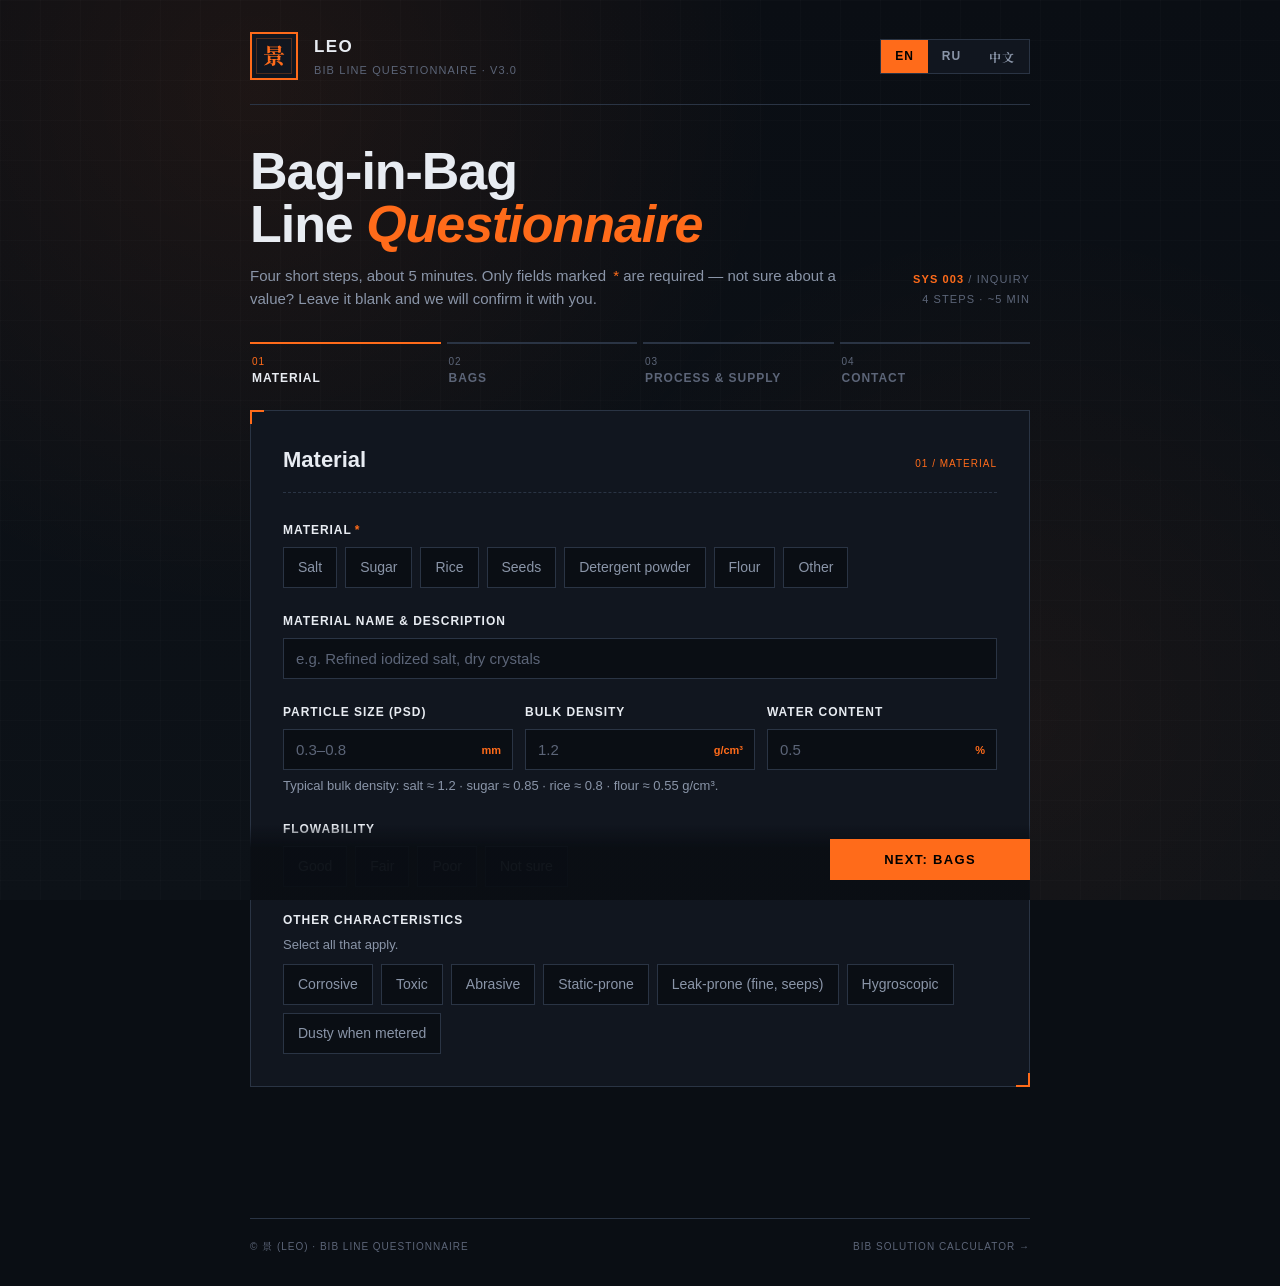
<file: index.html>
<!DOCTYPE html>
<html lang="en">
<head>
<meta charset="UTF-8">
<meta name="viewport" content="width=device-width, initial-scale=1.0">
<meta name="color-scheme" content="dark">
<meta name="description" content="Bag-in-Bag (BIB) secondary packaging line questionnaire — tell us your material and bags, get a preliminary line proposal.">
<title>BIB Line Questionnaire v3 | 袋中袋产线需求问卷 · 景 (Leo)</title>
<!-- Type rule: Chinese SimSun, English and other languages Arial. SimSun ships with Windows only;
     Noto Serif SC is the open Song face used where SimSun is missing (downloaded only for CJK glyphs). -->
<link href="https://fonts.googleapis.com/css2?family=Noto+Serif+SC:wght@400;700&display=swap" rel="stylesheet">
<style>
  * { margin: 0; padding: 0; box-sizing: border-box; }

  :root {
    --bg-primary: #0a0e14;
    --bg-secondary: #11161f;
    --bg-tertiary: #1a2130;
    --border: #2a3444;
    --border-bright: #3a4657;
    --text-primary: #e8ecf2;
    --text-secondary: #8a95a8;
    --text-dim: #5c6578;
    --accent: #ff6b1a;
    --accent-dim: #ff6b1a40;
    --accent-glow: #ff6b1a20;
    --accent-soft: #ff6b1a60;
    --danger: #f87171;
    --font: Arial, 'Helvetica Neue', Helvetica, SimSun, '宋体', 'Noto Serif SC', 'Songti SC', STSong, serif;
  }

  body {
    font-family: var(--font);
    font-variant-numeric: tabular-nums;
    background: var(--bg-primary);
    color: var(--text-primary);
    min-height: 100vh;
    overflow-x: hidden;
    line-height: 1.5;
    background-image:
      radial-gradient(circle at 20% 10%, rgba(255, 107, 26, 0.08) 0%, transparent 40%),
      radial-gradient(circle at 80% 80%, rgba(255, 107, 26, 0.05) 0%, transparent 40%),
      linear-gradient(180deg, #0a0e14 0%, #0d1218 100%);
    background-attachment: fixed;
  }

  body::before {
    content: '';
    position: fixed;
    inset: 0;
    background-image:
      linear-gradient(rgba(255,255,255,0.015) 1px, transparent 1px),
      linear-gradient(90deg, rgba(255,255,255,0.015) 1px, transparent 1px);
    background-size: 40px 40px;
    pointer-events: none;
    z-index: 0;
  }

  .container {
    max-width: 860px;
    margin: 0 auto;
    padding: 32px 40px 0;
    position: relative;
    z-index: 1;
  }

  [hidden] { display: none !important; }
  .sr-only { position: absolute; width: 1px; height: 1px; overflow: hidden; clip: rect(0 0 0 0); white-space: nowrap; }

  /* Header */
  .header {
    display: flex;
    justify-content: space-between;
    align-items: center;
    gap: 16px;
    padding-bottom: 24px;
    border-bottom: 1px solid var(--border);
    margin-bottom: 40px;
  }
  .brand { display: flex; align-items: center; gap: 16px; min-width: 0; }
  .brand-text { min-width: 0; }
  .logo-mark {
    width: 48px; height: 48px;
    border: 2px solid var(--accent);
    display: flex; align-items: center; justify-content: center;
    position: relative;
    background: var(--bg-secondary);
    flex-shrink: 0;
  }
  .logo-mark::before { content: ''; position: absolute; inset: 4px; border: 1px solid var(--accent-dim); }
  .logo-mark span { font-weight: 700; font-size: 22px; color: var(--accent); }
  .brand-text h1 { font-weight: 700; font-size: 17px; letter-spacing: 0.08em; text-transform: uppercase; }
  .brand-text p {
    font-size: 11px;
    color: var(--text-dim);
    letter-spacing: 0.1em;
    margin-top: 2px;
    text-transform: uppercase;
    white-space: nowrap;
    overflow: hidden;
    text-overflow: ellipsis;
  }
  .lang-toggle { display: flex; border: 1px solid var(--border); background: var(--bg-secondary); }
  .lang-toggle button {
    padding: 8px 14px;
    background: transparent;
    border: none;
    color: var(--text-secondary);
    font-family: var(--font);
    font-size: 12px;
    font-weight: 700;
    letter-spacing: 0.08em;
    cursor: pointer;
    white-space: nowrap;
    transition: all 0.2s;
  }
  .lang-toggle button[aria-pressed="true"] { background: var(--accent); color: #000; }
  .lang-toggle button:not([aria-pressed="true"]):hover { color: var(--text-primary); }

  /* Title */
  .title-section {
    display: grid;
    grid-template-columns: 1fr auto;
    gap: 32px;
    align-items: end;
    margin-bottom: 32px;
  }
  .title-main h2 {
    font-weight: 700;
    font-size: clamp(34px, 5.5vw, 52px);
    line-height: 1.02;
    letter-spacing: -0.02em;
    margin-bottom: 14px;
  }
  .title-main h2 .accent { color: var(--accent); font-style: italic; }
  .title-main p { color: var(--text-secondary); font-size: 15px; max-width: 600px; }
  .title-meta {
    text-align: right;
    font-size: 11px;
    color: var(--text-dim);
    letter-spacing: 0.1em;
    line-height: 1.8;
    text-transform: uppercase;
    white-space: nowrap;
  }
  .title-meta .version { color: var(--accent); font-weight: 700; }

  /* Step rail */
  .steps { list-style: none; display: grid; grid-template-columns: repeat(4, 1fr); gap: 6px; margin-bottom: 16px; }
  .steps button {
    width: 100%;
    text-align: left;
    background: none;
    border: none;
    border-top: 2px solid var(--border);
    padding: 10px 2px 0;
    color: var(--text-dim);
    cursor: default;
    font: inherit;
  }
  .steps .n { display: block; font-size: 10px; letter-spacing: 0.1em; }
  .steps .t {
    display: block;
    font-weight: 700;
    font-size: 12px;
    letter-spacing: 0.08em;
    text-transform: uppercase;
    white-space: nowrap;
    overflow: hidden;
    text-overflow: ellipsis;
  }
  .steps button.done { border-top-color: var(--accent-soft); color: var(--text-secondary); cursor: pointer; }
  .steps button.done:hover { color: var(--text-primary); }
  .steps button[aria-current="step"] { border-top-color: var(--accent); color: var(--text-primary); }
  .steps button[aria-current="step"] .n { color: var(--accent); }

  /* Panel */
  .panel { background: var(--bg-secondary); border: 1px solid var(--border); padding: 32px; position: relative; }
  .panel::before, .panel::after { content: ''; position: absolute; width: 12px; height: 12px; }
  .panel::before { top: -1px; left: -1px; border-top: 2px solid var(--accent); border-left: 2px solid var(--accent); }
  .panel::after { bottom: -1px; right: -1px; border-bottom: 2px solid var(--accent); border-right: 2px solid var(--accent); }

  .section-header {
    display: flex;
    justify-content: space-between;
    align-items: baseline;
    gap: 12px;
    padding-bottom: 16px;
    margin-bottom: 28px;
    border-bottom: 1px dashed var(--border);
  }
  .section-header h3 { font-weight: 700; font-size: 22px; outline: none; }
  .section-num { font-size: 10px; color: var(--accent); letter-spacing: 0.1em; white-space: nowrap; }
  .sub-header {
    font-weight: 700;
    font-size: 12px;
    letter-spacing: 0.14em;
    text-transform: uppercase;
    color: var(--text-secondary);
    margin: 36px 0 16px;
    display: flex;
    align-items: center;
    gap: 12px;
  }
  .sub-header::after { content: ''; flex: 1; height: 1px; background: var(--border); }
  .lede { color: var(--text-secondary); font-size: 14px; margin: -12px 0 24px; }

  /* Fields */
  .field { margin-bottom: 24px; border: none; min-width: 0; }
  .field:last-child { margin-bottom: 0; }
  .label, .field > legend {
    display: block;
    font-weight: 700;
    font-size: 12px;
    letter-spacing: 0.08em;
    text-transform: uppercase;
    color: var(--text-primary);
    margin-bottom: 8px;
    padding: 0;
  }
  .req { color: var(--accent); margin-left: 3px; }
  .hint { font-size: 13px; color: var(--text-secondary); margin-top: 6px; }
  .field > legend + .hint, .label + .hint { margin: -2px 0 10px; }
  .error { font-size: 13px; color: var(--danger); margin-top: 6px; }
  .error::before { content: '— '; }

  .row { display: grid; gap: 12px; align-items: end; }
  .row-2 { grid-template-columns: 1fr 1fr; }
  .row-3 { grid-template-columns: 1fr 1fr 1fr; }
  .row > .field { margin-bottom: 0; }
  .row + .field, .row + .row, .field + .row { margin-top: 24px; }

  input[type="text"], input[type="email"], input[type="tel"], input[type="password"], select, textarea {
    width: 100%;
    background: var(--bg-primary);
    border: 1px solid var(--border);
    color: var(--text-primary);
    font-family: var(--font);
    font-size: 15px;
    padding: 11px 12px;
    border-radius: 0;
    transition: border-color 0.2s, box-shadow 0.2s;
    -webkit-appearance: none;
    appearance: none;
  }
  textarea { min-height: 96px; resize: vertical; line-height: 1.5; }
  ::placeholder { color: var(--text-dim); opacity: 1; }
  input:hover, select:hover, textarea:hover { border-color: var(--border-bright); }
  input:focus, select:focus, textarea:focus { outline: none; border-color: var(--accent); box-shadow: 0 0 0 3px var(--accent-glow); }
  .invalid input, .invalid select, .invalid textarea { border-color: var(--danger); }

  .unit-input { position: relative; }
  .unit-input input { padding-right: 64px; }
  .unit-input .unit {
    position: absolute;
    right: 12px; top: 50%;
    transform: translateY(-50%);
    font-size: 11px;
    font-weight: 700;
    color: var(--accent);
    pointer-events: none;
  }

  /* Chips (radio / checkbox) */
  .chips { display: flex; flex-wrap: wrap; gap: 8px; }
  .chip { position: relative; cursor: pointer; }
  .chip input, .card input { position: absolute; opacity: 0; width: 1px; height: 1px; }
  .chip span {
    display: block;
    padding: 9px 14px;
    border: 1px solid var(--border);
    background: var(--bg-primary);
    font-size: 14px;
    color: var(--text-secondary);
    transition: all 0.2s;
    user-select: none;
  }
  .chip:hover span { border-color: var(--border-bright); color: var(--text-primary); }
  .chip input:checked + span { border-color: var(--accent); color: var(--text-primary); background: var(--accent-glow); }
  .chip input[type="checkbox"]:checked + span::before { content: '✓ '; color: var(--accent); }
  .chip input:focus-visible + span, .card input:focus-visible + .card-body { outline: 2px solid var(--accent); outline-offset: 2px; }
  .invalid .chip span, .invalid .card-body { border-color: var(--danger); }
  .chip.wide { display: block; }
  .chip.wide span { border-style: dashed; line-height: 1.45; }

  /* Selector cards */
  .cards { display: grid; gap: 8px; }
  .cards.cols-2 { grid-template-columns: 1fr 1fr; }
  .cards.cols-3 { grid-template-columns: 1fr 1fr 1fr; }
  .card { position: relative; cursor: pointer; display: flex; }
  .card-body {
    flex: 1;
    display: flex;
    flex-direction: column;
    gap: 3px;
    padding: 13px 14px;
    border: 1px solid var(--border);
    background: var(--bg-primary);
    transition: all 0.2s;
  }
  .card:hover .card-body { border-color: var(--border-bright); }
  .card input:checked + .card-body { border-color: var(--accent); background: var(--accent-glow); box-shadow: inset 0 0 0 1px var(--accent-dim); }
  .card .nm { font-weight: 700; font-size: 15px; }
  .card .mt { font-size: 12px; color: var(--text-secondary); }
  .card input:checked + .card-body .mt { color: var(--accent); }
  .card .badge {
    align-self: flex-start;
    font-size: 10px;
    font-weight: 700;
    letter-spacing: 0.1em;
    text-transform: uppercase;
    color: #000;
    background: var(--accent);
    padding: 1px 6px;
    margin-bottom: 4px;
  }
  .card svg { width: 100%; height: auto; margin: 4px 0 8px; }
  .card.plain .card-body { justify-content: center; }

  /* Diagrams */
  .fig-pouch { display: flex; align-items: center; gap: 20px; margin-bottom: 16px; }
  .fig-pouch svg { width: 260px; max-width: 55%; height: auto; flex-shrink: 0; }
  .fig-pouch .hint { margin: 0; }
  .d-body { fill: var(--bg-tertiary); stroke: var(--border-bright); stroke-width: 1.2; }
  .d-seal { fill: var(--accent-dim); stroke: var(--accent-soft); stroke-width: 1; }
  .d-bag { fill: none; stroke: var(--text-dim); stroke-width: 1; stroke-dasharray: 4 3; }
  .d-dim { stroke: var(--text-secondary); stroke-width: 1; fill: none; }
  .d-txt { fill: var(--accent); font-family: var(--font); font-size: 12px; font-weight: 700; }

  /* Pouch-size cards */
  .variant { border: 1px solid var(--border); background: rgba(10, 14, 20, 0.5); padding: 18px; margin-bottom: 12px; }
  .variant-head { display: flex; justify-content: space-between; align-items: center; margin-bottom: 14px; }
  .variant-head .tag { font-size: 12px; font-weight: 700; color: var(--accent); letter-spacing: 0.1em; text-transform: uppercase; }
  .variant .vsub {
    font-size: 11px;
    font-weight: 700;
    letter-spacing: 0.12em;
    text-transform: uppercase;
    color: var(--text-dim);
    margin: 18px 0 10px;
    padding-top: 14px;
    border-top: 1px dashed var(--border);
  }
  .variant .vsub.first { margin-top: 0; padding-top: 0; border-top: none; }
  .variant .row + .row, .variant .row + .field, .variant .field + .row { margin-top: 12px; }
  .variant .field { margin-bottom: 0; }
  .variant .label { font-size: 11px; color: var(--text-secondary); }
  .variant .hint { font-size: 12px; }
  .preview {
    margin-top: 14px;
    padding-top: 12px;
    border-top: 1px dashed var(--border);
    font-size: 12px;
    color: var(--text-secondary);
    display: flex;
    flex-wrap: wrap;
    gap: 4px 16px;
  }
  .preview b { color: var(--accent); }
  .preview:empty { display: none; }

  .match { margin-top: 28px; border: 1px solid var(--border); border-left: 3px solid var(--accent); padding: 14px 16px; background: var(--bg-primary); }
  .match .k { font-size: 10px; letter-spacing: 0.12em; text-transform: uppercase; color: var(--text-dim); }
  .match .model { font-weight: 700; font-size: 18px; color: var(--accent); margin: 2px 0; }
  .match .v { font-size: 13px; color: var(--text-secondary); }
  .match .note { font-size: 12px; color: var(--text-dim); margin-top: 6px; }

  /* Buttons */
  .btn {
    display: inline-flex;
    align-items: center;
    justify-content: center;
    gap: 8px;
    padding: 12px 22px;
    font-family: var(--font);
    font-weight: 700;
    font-size: 13px;
    letter-spacing: 0.1em;
    text-transform: uppercase;
    border: 1px solid var(--border-bright);
    background: transparent;
    color: var(--text-primary);
    cursor: pointer;
    text-decoration: none;
    transition: all 0.2s;
    -webkit-tap-highlight-color: transparent;
  }
  .btn:hover { border-color: var(--text-secondary); }
  .btn:focus-visible { outline: 2px solid var(--accent); outline-offset: 2px; }
  .btn-primary { background: var(--accent); border-color: var(--accent); color: #000; }
  .btn-primary:hover { background: #ff7f3a; border-color: #ff7f3a; }
  .btn:disabled { opacity: 0.5; cursor: wait; }
  .btn-text {
    background: none;
    border: none;
    color: var(--text-secondary);
    font-family: var(--font);
    font-size: 11px;
    font-weight: 700;
    letter-spacing: 0.08em;
    text-transform: uppercase;
    cursor: pointer;
    padding: 4px 0;
  }
  .btn-text:hover { color: var(--accent); }
  .btn-add {
    width: 100%;
    padding: 12px;
    border: 1px dashed var(--border-bright);
    background: none;
    color: var(--text-secondary);
    font-family: var(--font);
    font-size: 13px;
    cursor: pointer;
    transition: all 0.2s;
  }
  .btn-add:hover { border-color: var(--accent); color: var(--accent); }

  /* Nav bar */
  .nav {
    position: sticky;
    bottom: 0;
    z-index: 5;
    display: flex;
    align-items: center;
    gap: 12px;
    margin-top: 16px;
    padding: 14px 0 20px;
    background: linear-gradient(180deg, rgba(10,14,20,0) 0%, rgba(10,14,20,0.94) 30%);
  }
  .nav .status { flex: 1; font-size: 11px; color: var(--text-dim); text-align: center; }
  .nav .btn-primary { min-width: 200px; }

  /* Review */
  .review section { border-top: 1px solid var(--border); padding: 16px 0; }
  .review section:first-child { border-top: none; padding-top: 0; }
  .review .rh { display: flex; justify-content: space-between; align-items: center; margin-bottom: 8px; }
  .review .rh h4 { font-size: 12px; letter-spacing: 0.12em; text-transform: uppercase; color: var(--accent); }
  .review dl { display: grid; grid-template-columns: minmax(140px, 34%) 1fr; gap: 6px 16px; font-size: 14px; }
  .review dt { color: var(--text-secondary); }
  .review dd { color: var(--text-primary); overflow-wrap: anywhere; white-space: pre-line; }
  .review dd.none { color: var(--text-dim); }
  .privacy { font-size: 12px; color: var(--text-dim); margin-top: 20px; }

  /* Done */
  .done-view { text-align: center; padding: 56px 32px; }
  .done-mark {
    width: 64px; height: 64px;
    margin: 0 auto 24px;
    border: 2px solid var(--accent);
    display: flex; align-items: center; justify-content: center;
    color: var(--accent);
    font-size: 28px;
    font-weight: 700;
  }
  .done-view h3 { font-weight: 700; font-size: 32px; margin-bottom: 10px; }
  .done-view p { color: var(--text-secondary); max-width: 480px; margin: 0 auto; }
  .done-ref { font-size: 13px; color: var(--text-secondary); margin: 18px 0 28px; letter-spacing: 0.06em; }
  .done-ref b { color: var(--accent); }
  .done-actions { display: flex; flex-wrap: wrap; gap: 10px; justify-content: center; }
  .done-again { margin-top: 28px; }

  /* Admin */
  .admin-bar { display: grid; grid-template-columns: 1fr 1fr auto; gap: 8px; margin-bottom: 12px; }
  .admin-tools { display: flex; flex-wrap: wrap; gap: 8px; margin-bottom: 24px; align-items: center; }
  .admin-tools .status { font-size: 12px; color: var(--text-secondary); margin-left: auto; }
  .inq { border: 1px solid var(--border); background: var(--bg-primary); padding: 16px 18px; margin-bottom: 10px; }
  .inq-head { display: flex; justify-content: space-between; gap: 12px; align-items: flex-start; flex-wrap: wrap; }
  .inq h4 { font-size: 16px; font-weight: 700; }
  .inq .meta { font-size: 12px; color: var(--text-secondary); margin-top: 4px; }
  .inq .meta .todo { color: var(--accent); }
  .inq .acts { display: flex; gap: 6px; flex-wrap: wrap; }
  .inq .acts .btn { padding: 7px 12px; font-size: 11px; }
  .inq pre {
    margin-top: 14px;
    padding: 14px;
    background: var(--bg-secondary);
    border: 1px solid var(--border);
    font-family: var(--font);
    font-size: 12px;
    line-height: 1.6;
    color: var(--text-secondary);
    white-space: pre-wrap;
    overflow-wrap: anywhere;
    max-height: 480px;
    overflow: auto;
  }
  .empty { text-align: center; color: var(--text-secondary); padding: 48px 16px; font-size: 14px; }

  .footer {
    border-top: 1px solid var(--border);
    margin-top: 40px;
    padding: 20px 0 32px;
    display: flex;
    justify-content: space-between;
    font-size: 10px;
    letter-spacing: 0.1em;
    color: var(--text-dim);
    text-transform: uppercase;
  }
  .footer a { color: inherit; text-decoration: none; }
  .footer a:hover { color: var(--accent); }

  .toast {
    position: fixed;
    left: 50%; bottom: 96px;
    transform: translateX(-50%);
    background: var(--bg-tertiary);
    border: 1px solid var(--border-bright);
    border-left: 3px solid var(--accent);
    padding: 10px 16px;
    font-size: 13px;
    z-index: 20;
    max-width: calc(100% - 32px);
  }

  .step-panel { animation: rise 0.25s ease; }
  @keyframes rise { from { opacity: 0; transform: translateY(6px); } to { opacity: 1; transform: none; } }
  @media (prefers-reduced-motion: reduce) { .step-panel { animation: none; } * { transition: none !important; } }

  #print-sheet { display: none; }

  @media (max-width: 720px) {
    .container { padding: 20px 16px 0; }
    .header { margin-bottom: 28px; padding-bottom: 18px; }
    .logo-mark { width: 40px; height: 40px; }
    .brand { gap: 12px; }
    .brand-text p { font-size: 10px; letter-spacing: 0.06em; }
    .lang-toggle button { padding: 7px 10px; }
    .title-section { grid-template-columns: 1fr; gap: 0; margin-bottom: 24px; }
    .title-meta { display: none; }
    .title-main p { font-size: 14px; }
    .steps .t { font-size: 10px; letter-spacing: 0.04em; }
    .panel { padding: 22px 16px; }
    .section-header h3 { font-size: 19px; }
    .row-2, .row-3.stack-sm, .cards.cols-3 { grid-template-columns: 1fr; }
    .row-3.stack-sm { gap: 24px; }
    .row-3 { gap: 8px; }
    .row-3:not(.stack-sm) .unit-input input { padding-right: 38px; }
    .row-3:not(.stack-sm) .unit-input .unit { right: 8px; }
    .variant { padding: 14px 12px; }
    .fig-pouch { flex-direction: column; align-items: flex-start; gap: 10px; }
    .fig-pouch svg { max-width: 100%; }
    input[type="text"], input[type="email"], input[type="tel"], input[type="password"], select, textarea { font-size: 16px; }
    .nav .status { display: none; }
    .nav .btn-primary { flex: 1; min-width: 0; }
    .review dl { grid-template-columns: 1fr; gap: 0; }
    .review dd { margin-bottom: 8px; }
    .done-view { padding: 40px 8px; }
    .admin-bar { grid-template-columns: 1fr; }
    .footer { flex-direction: column; gap: 6px; }
  }
  @media (max-width: 380px) {
    .cards.cols-2 { grid-template-columns: 1fr; }
    .row-3 { grid-template-columns: 1fr 1fr; }
  }

  @media print {
    body { background: #fff; color: #000; }
    body::before, .container > *:not(#print-sheet) { display: none !important; }
    #print-sheet { display: block; color: #000; }
    #print-sheet h2 { font-size: 20px; margin-bottom: 4px; }
    #print-sheet .ref { font-size: 12px; margin-bottom: 16px; }
    #print-sheet .review section { border-top: 1px solid #ccc; break-inside: avoid; }
    #print-sheet .review .rh h4 { color: #000; }
    #print-sheet .review dt { color: #555; }
    #print-sheet .review dd, #print-sheet .review dd.none { color: #000; }
    #print-sheet .btn-text, .toast { display: none !important; }
  }
</style>
</head>
<body>
<div class="container">

  <!-- HEADER -->
  <header class="header">
    <div class="brand">
      <div class="logo-mark"><span>景</span></div>
      <div class="brand-text">
        <h1 data-i18n="brand.name">Leo</h1>
        <p>BIB Line Questionnaire · v3.0</p>
      </div>
    </div>
    <div class="lang-toggle" role="group" aria-label="Language">
      <button type="button" data-lang="en" aria-pressed="true">EN</button>
      <button type="button" data-lang="ru" aria-pressed="false">RU</button>
      <button type="button" data-lang="zh" aria-pressed="false">中文</button>
    </div>
  </header>

  <!-- ===================== QUESTIONNAIRE ===================== -->
  <main id="app">
    <div class="title-section">
      <div class="title-main">
        <h2 data-i18n="title">Bag-in-Bag<br>Line <span class="accent">Questionnaire</span></h2>
        <p data-i18n="lead">Four short steps, about 5 minutes. Only fields marked <span class="req">*</span> are required — not sure about a value? Leave it blank and we will confirm it with you.</p>
      </div>
      <div class="title-meta">
        <div><span class="version">SYS 003</span> / INQUIRY</div>
        <div>4 STEPS · ~5 MIN</div>
      </div>
    </div>

    <ol class="steps" id="steps">
      <li><button type="button" data-go="1"><span class="n">01</span><span class="t" data-i18n="step.1">Material</span></button></li>
      <li><button type="button" data-go="2"><span class="n">02</span><span class="t" data-i18n="step.2">Bags</span></button></li>
      <li><button type="button" data-go="3"><span class="n">03</span><span class="t" data-i18n="step.3">Process &amp; supply</span></button></li>
      <li><button type="button" data-go="4"><span class="n">04</span><span class="t" data-i18n="step.4">Contact</span></button></li>
    </ol>

    <form id="form" novalidate autocomplete="on">
      <!-- Honeypot: humans never see or fill this -->
      <div class="sr-only" aria-hidden="true"><label>Website <input type="text" name="website" tabindex="-1" autocomplete="off"></label></div>

      <!-- STEP 1 · MATERIAL CHARACTERISTICS -->
      <section class="panel step-panel" data-step="1" aria-labelledby="h-step-1">
        <div class="section-header">
          <h3 id="h-step-1" tabindex="-1" data-i18n="step.1">Material</h3>
          <span class="section-num">01 / MATERIAL</span>
        </div>

        <fieldset class="field" data-for="category">
          <legend><span data-i18n="f.category">Material</span><span class="req">*</span></legend>
          <div class="chips">
            <label class="chip"><input type="radio" name="category" value="salt"><span data-i18n="o.category.salt">Salt</span></label>
            <label class="chip"><input type="radio" name="category" value="sugar"><span data-i18n="o.category.sugar">Sugar</span></label>
            <label class="chip"><input type="radio" name="category" value="rice"><span data-i18n="o.category.rice">Rice</span></label>
            <label class="chip"><input type="radio" name="category" value="seeds"><span data-i18n="o.category.seeds">Seeds</span></label>
            <label class="chip"><input type="radio" name="category" value="detergent"><span data-i18n="o.category.detergent">Detergent powder</span></label>
            <label class="chip"><input type="radio" name="category" value="flour"><span data-i18n="o.category.flour">Flour</span></label>
            <label class="chip"><input type="radio" name="category" value="other"><span data-i18n="o.category.other">Other</span></label>
          </div>
        </fieldset>

        <div class="field">
          <label class="label" for="material_name" data-i18n="f.name_desc">Material name &amp; description</label>
          <input type="text" id="material_name" name="material_name" data-i18n-ph="ph.name_desc" placeholder="e.g. Refined iodized salt, dry crystals">
        </div>

        <div class="row row-3 stack-sm">
          <div class="field">
            <label class="label" for="particle_size" data-i18n="f.particle">Particle size (PSD)</label>
            <div class="unit-input"><input type="text" id="particle_size" name="particle_size" placeholder="0.3–0.8"><span class="unit">mm</span></div>
          </div>
          <div class="field">
            <label class="label" for="bulk_density_g_cm3" data-i18n="f.density">Bulk density</label>
            <div class="unit-input"><input type="text" inputmode="decimal" id="bulk_density_g_cm3" name="bulk_density_g_cm3" placeholder="1.2" data-num><span class="unit">g/cm³</span></div>
          </div>
          <div class="field">
            <label class="label" for="moisture_pct" data-i18n="f.moisture">Water content</label>
            <div class="unit-input"><input type="text" inputmode="decimal" id="moisture_pct" name="moisture_pct" placeholder="0.5" data-num data-min="0"><span class="unit">%</span></div>
          </div>
        </div>
        <p class="hint" data-i18n="h.density">Typical bulk density: salt ≈ 1.2 · sugar ≈ 0.85 · rice ≈ 0.8 · flour ≈ 0.55 g/cm³.</p>

        <fieldset class="field" style="margin-top:24px">
          <legend data-i18n="f.flow">Flowability</legend>
          <div class="chips">
            <label class="chip"><input type="radio" name="flowability" value="good"><span data-i18n="o.flowability.good">Good</span></label>
            <label class="chip"><input type="radio" name="flowability" value="fair"><span data-i18n="o.flowability.fair">Fair</span></label>
            <label class="chip"><input type="radio" name="flowability" value="poor"><span data-i18n="o.flowability.poor">Poor</span></label>
            <label class="chip"><input type="radio" name="flowability" value="not_sure"><span data-i18n="o.not_sure">Not sure</span></label>
          </div>
        </fieldset>

        <fieldset class="field">
          <legend data-i18n="f.traits">Other characteristics</legend>
          <p class="hint" data-i18n="h.multi">Select all that apply.</p>
          <div class="chips">
            <label class="chip"><input type="checkbox" name="traits" value="corrosive"><span data-i18n="o.traits.corrosive">Corrosive</span></label>
            <label class="chip"><input type="checkbox" name="traits" value="toxic"><span data-i18n="o.traits.toxic">Toxic</span></label>
            <label class="chip"><input type="checkbox" name="traits" value="abrasive"><span data-i18n="o.traits.abrasive">Abrasive</span></label>
            <label class="chip"><input type="checkbox" name="traits" value="static"><span data-i18n="o.traits.static">Static-prone</span></label>
            <label class="chip"><input type="checkbox" name="traits" value="leaky"><span data-i18n="o.traits.leaky">Leak-prone (fine, seeps)</span></label>
            <label class="chip"><input type="checkbox" name="traits" value="hygroscopic"><span data-i18n="o.traits.hygroscopic">Hygroscopic</span></label>
            <label class="chip"><input type="checkbox" name="traits" value="dusty"><span data-i18n="o.traits.dusty">Dusty when metered</span></label>
          </div>
        </fieldset>
      </section>

      <!-- STEP 2 · PRIMARY & MASTER BAGS -->
      <section class="panel step-panel" data-step="2" aria-labelledby="h-step-2" hidden>
        <div class="section-header">
          <h3 id="h-step-2" tabindex="-1" data-i18n="step.2">Bags</h3>
          <span class="section-num">02 / BAGS</span>
        </div>

        <fieldset class="field" data-for="line">
          <legend><span data-i18n="f.line">Line type</span><span class="req">*</span></legend>
          <div class="cards cols-3">
            <label class="card"><input type="radio" name="line" value="roll_film"><span class="card-body"><span class="nm" data-i18n="o.line.roll_film">Roll-film line</span><span class="mt" data-i18n="m.roll_film">PE master bag formed from roll film · heat seal · up to 120 pouches/min</span></span></label>
            <label class="card"><input type="radio" name="line" value="woven_bag"><span class="card-body"><span class="nm" data-i18n="o.line.woven_bag">Woven-bag line</span><span class="mt" data-i18n="m.woven_bag">Pre-made PP woven master bag · sewing · up to 90 pouches/min</span></span></label>
            <label class="card plain"><input type="radio" name="line" value="not_sure"><span class="card-body"><span class="nm" data-i18n="o.not_sure">Not sure</span><span class="mt" data-i18n="m.advise">We will advise</span></span></label>
          </div>
        </fieldset>

        <div class="sub-header" data-i18n="sub.skus">Primary &amp; master bags</div>
        <div class="fig-pouch">
          <svg viewBox="0 0 280 112" aria-hidden="true">
            <rect class="d-body" x="22" y="14" width="160" height="66" rx="12"/>
            <rect class="d-seal" x="22" y="14" width="13" height="66"/>
            <rect class="d-seal" x="169" y="14" width="13" height="66"/>
            <path class="d-dim" d="M22 96 H182 M22 91 V101 M182 91 V101"/>
            <text class="d-txt" x="102" y="110" text-anchor="middle">L</text>
            <path class="d-dim" d="M8 14 V80 M3 14 H13 M3 80 H13"/>
            <text class="d-txt" x="0" y="52">W</text>
            <rect class="d-body" x="208" y="34" width="56" height="26" rx="13"/>
            <path class="d-dim" d="M274 34 V60 M269 34 H279 M269 60 H279"/>
            <text class="d-txt" x="236" y="80" text-anchor="middle">H</text>
          </svg>
          <p class="hint" data-i18n="h.pouches">Measure a real filled pouch lying flat (L × W × H). One card for each pouch size.</p>
        </div>
        <div class="field">
          <label class="chip wide"><input type="checkbox" name="pouch_estimate" value="estimate_requested"><span data-i18n="f.estimate">I don't have a sample pouch yet. Please prepare a reference proposal on industry estimates — I will measure real pouches to confirm.</span></label>
        </div>

        <div id="variants"></div>
        <button type="button" class="btn-add" id="add-variant" data-i18n="a.add">+ Add another pouch size</button>

        <fieldset class="field" style="margin-top:28px">
          <legend data-i18n="f.stacking">Stacking pattern</legend>
          <div class="cards cols-3">
            <label class="card"><input type="radio" name="stacking" value="top_to_top"><span class="card-body">
              <svg viewBox="0 0 200 64" aria-hidden="true">
                <rect class="d-bag" x="2" y="2" width="196" height="60"/>
                <rect class="d-body" x="10" y="16" width="62" height="32" rx="7"/><rect class="d-seal" x="10" y="16" width="7" height="32"/><rect class="d-seal" x="65" y="16" width="7" height="32"/>
                <rect class="d-body" x="69" y="16" width="62" height="32" rx="7"/><rect class="d-seal" x="69" y="16" width="7" height="32"/><rect class="d-seal" x="124" y="16" width="7" height="32"/>
                <rect class="d-body" x="128" y="16" width="62" height="32" rx="7"/><rect class="d-seal" x="128" y="16" width="7" height="32"/><rect class="d-seal" x="183" y="16" width="7" height="32"/>
              </svg>
              <span class="nm" data-i18n="o.stacking.top_to_top">Top-to-Top</span><span class="mt" data-i18n="m.top_to_top">Seal ends face each other</span></span></label>
            <label class="card"><input type="radio" name="stacking" value="side_to_side"><span class="card-body">
              <svg viewBox="0 0 200 64" aria-hidden="true">
                <rect class="d-bag" x="2" y="2" width="196" height="60"/>
                <g><rect class="d-body" x="22" y="8" width="30" height="48" rx="6"/><rect class="d-seal" x="22" y="8" width="30" height="6"/><rect class="d-seal" x="22" y="50" width="30" height="6"/></g>
                <g><rect class="d-body" x="61" y="8" width="30" height="48" rx="6"/><rect class="d-seal" x="61" y="8" width="30" height="6"/><rect class="d-seal" x="61" y="50" width="30" height="6"/></g>
                <g><rect class="d-body" x="100" y="8" width="30" height="48" rx="6"/><rect class="d-seal" x="100" y="8" width="30" height="6"/><rect class="d-seal" x="100" y="50" width="30" height="6"/></g>
                <g><rect class="d-body" x="139" y="8" width="30" height="48" rx="6"/><rect class="d-seal" x="139" y="8" width="30" height="6"/><rect class="d-seal" x="139" y="50" width="30" height="6"/></g>
              </svg>
              <span class="nm" data-i18n="o.stacking.side_to_side">Side-to-Side</span><span class="mt" data-i18n="m.side_to_side">Long sides touch</span></span></label>
            <label class="card plain"><input type="radio" name="stacking" value="not_sure"><span class="card-body"><span class="nm" data-i18n="o.not_sure">Not sure</span><span class="mt" data-i18n="m.advise">We will advise</span></span></label>
          </div>
        </fieldset>

        <div class="match" id="match" aria-live="polite"></div>
      </section>

      <!-- STEP 3 · PROCESS & SCOPE OF SUPPLY -->
      <section class="panel step-panel" data-step="3" aria-labelledby="h-step-3" hidden>
        <div class="section-header">
          <h3 id="h-step-3" tabindex="-1" data-i18n="step.3">Process &amp; supply</h3>
          <span class="section-num">03 / PROCESS</span>
        </div>

        <div class="field">
          <label class="label" for="pain_points" data-i18n="f.pain">What should this line solve for you?</label>
          <p class="hint" data-i18n="h.pain">Current problems, labour, speed, bag quality — in your own words, any language.</p>
          <textarea id="pain_points" name="pain_points" rows="4"></textarea>
        </div>

        <div class="sub-header" data-i18n="sub.speed">Speed &amp; accuracy</div>
        <div class="row row-2">
          <div class="field">
            <label class="label" for="primary_speed_ppm" data-i18n="f.pspeed">Primary speed</label>
            <div class="unit-input"><input type="text" inputmode="decimal" id="primary_speed_ppm" name="primary_speed_ppm" placeholder="110" data-num><span class="unit">pcs/min</span></div>
          </div>
          <div class="field">
            <label class="label" for="secondary_speed_bpm" data-i18n="f.sspeed">Secondary speed</label>
            <div class="unit-input"><input type="text" inputmode="decimal" id="secondary_speed_bpm" name="secondary_speed_bpm" placeholder="2.2" data-num><span class="unit">bags/min</span></div>
          </div>
        </div>
        <p class="hint" data-i18n="h.speed">Primary = small pouches per minute; secondary = master bags per minute.</p>
        <div class="row row-2" style="margin-top:20px">
          <div class="field">
            <label class="label" for="metering_accuracy" data-i18n="f.maccuracy">Metering accuracy</label>
            <input type="text" id="metering_accuracy" name="metering_accuracy" data-i18n-ph="ph.maccuracy" placeholder="e.g. ±2% @2σ">
          </div>
          <div class="field">
            <label class="label" for="counting_accuracy" data-i18n="f.caccuracy">Counting accuracy</label>
            <input type="text" id="counting_accuracy" name="counting_accuracy" data-i18n-ph="ph.caccuracy" placeholder="e.g. 99.9%">
          </div>
        </div>

        <fieldset class="field" style="margin-top:24px">
          <legend data-i18n="f.machine_material">Machine material</legend>
          <div class="cards cols-2">
            <label class="card"><input type="radio" name="machine_material" value="ss304_contact"><span class="card-body"><span class="nm" data-i18n="o.machine_material.ss304_contact">SS304 contact parts</span><span class="mt" data-i18n="m.ss304_contact">Powder-coated carbon-steel frame</span></span></label>
            <label class="card"><input type="radio" name="machine_material" value="ss304_full"><span class="card-body"><span class="nm" data-i18n="o.machine_material.ss304_full">Full SS304</span><span class="mt" data-i18n="m.ss304_full">Food grade, easy wash-down</span></span></label>
            <label class="card" id="opt-ss316"><input type="radio" name="machine_material" value="ss316_contact"><span class="card-body"><span class="badge" data-i18n="badge.rec" hidden>Recommended</span><span class="nm" data-i18n="o.machine_material.ss316_contact">SS316L contact parts</span><span class="mt" data-i18n="m.ss316_contact">SS304 frame — for salt and corrosive products</span></span></label>
            <label class="card plain"><input type="radio" name="machine_material" value="not_sure"><span class="card-body"><span class="nm" data-i18n="o.not_sure">Not sure</span><span class="mt" data-i18n="m.advise">We will advise</span></span></label>
          </div>
        </fieldset>

        <fieldset class="field">
          <legend data-i18n="f.method">Current packing method</legend>
          <div class="chips">
            <label class="chip"><input type="radio" name="current_method" value="manual"><span data-i18n="o.current_method.manual">Manual</span></label>
            <label class="chip"><input type="radio" name="current_method" value="semi_auto"><span data-i18n="o.current_method.semi_auto">Semi-automatic</span></label>
            <label class="chip"><input type="radio" name="current_method" value="automatic"><span data-i18n="o.current_method.automatic">Automatic (upgrading)</span></label>
            <label class="chip"><input type="radio" name="current_method" value="new_project"><span data-i18n="o.current_method.new_project">New project</span></label>
          </div>
        </fieldset>

        <div class="sub-header" data-i18n="sub.scope">Scope of supply</div>
        <fieldset class="field" data-for="scope">
          <legend><span data-i18n="f.scope">What should we supply?</span><span class="req">*</span></legend>
          <p class="hint" data-i18n="h.multi">Select all that apply.</p>
          <div class="chips">
            <label class="chip"><input type="checkbox" name="scope" value="feeding_elevator"><span data-i18n="o.scope.feeding_elevator">Feeding elevator</span></label>
            <label class="chip"><input type="checkbox" name="scope" value="metering_scale"><span data-i18n="o.scope.metering_scale">Metering scale / filler</span></label>
            <label class="chip"><input type="checkbox" name="scope" value="primary_packer"><span data-i18n="o.scope.primary_packer">Primary packing machine</span></label>
            <label class="chip"><input type="checkbox" name="scope" value="secondary_packer"><span data-i18n="o.scope.secondary_packer">Secondary (BIB) packing machine</span></label>
            <label class="chip"><input type="checkbox" name="scope" value="checkweigher"><span data-i18n="o.scope.checkweigher">Checkweigher</span></label>
            <label class="chip"><input type="checkbox" name="scope" value="metal_detector"><span data-i18n="o.scope.metal_detector">Metal detector</span></label>
            <label class="chip"><input type="checkbox" name="scope" value="palletizer"><span data-i18n="o.scope.palletizer">Palletizer</span></label>
            <label class="chip"><input type="checkbox" name="scope" value="other"><span data-i18n="o.scope.other">Other</span></label>
          </div>
        </fieldset>

        <div class="sub-header" data-i18n="sub.site">Site</div>
        <div class="row row-3 stack-sm">
          <div class="field">
            <label class="label" for="voltage_v" data-i18n="f.voltage">Voltage</label>
            <div class="unit-input"><input type="text" inputmode="numeric" id="voltage_v" name="voltage_v" list="voltages" placeholder="415" data-num><span class="unit">V</span></div>
            <datalist id="voltages"><option value="380"><option value="400"><option value="415"><option value="440"><option value="480"><option value="220"></datalist>
          </div>
          <fieldset class="field">
            <legend data-i18n="f.frequency">Frequency</legend>
            <div class="chips">
              <label class="chip"><input type="radio" name="frequency_hz" value="50"><span data-i18n="o.frequency_hz.50">50 Hz</span></label>
              <label class="chip"><input type="radio" name="frequency_hz" value="60"><span data-i18n="o.frequency_hz.60">60 Hz</span></label>
            </div>
          </fieldset>
          <fieldset class="field">
            <legend data-i18n="f.phase">Phase</legend>
            <div class="chips">
              <label class="chip"><input type="radio" name="phase" value="3"><span data-i18n="o.phase.3">3-phase</span></label>
              <label class="chip"><input type="radio" name="phase" value="1"><span data-i18n="o.phase.1">1-phase</span></label>
            </div>
          </fieldset>
        </div>

        <fieldset class="field" style="margin-top:24px">
          <legend data-i18n="f.air">Compressed air</legend>
          <div class="chips">
            <label class="chip"><input type="radio" name="compressed_air" value="yes"><span data-i18n="o.compressed_air.yes">Available</span></label>
            <label class="chip"><input type="radio" name="compressed_air" value="no"><span data-i18n="o.compressed_air.no">Not available</span></label>
            <label class="chip"><input type="radio" name="compressed_air" value="not_sure"><span data-i18n="o.not_sure">Not sure</span></label>
          </div>
        </fieldset>

        <fieldset class="field">
          <legend data-i18n="f.conditions">Site conditions</legend>
          <p class="hint" data-i18n="h.multi">Select all that apply.</p>
          <div class="chips">
            <label class="chip"><input type="checkbox" name="conditions" value="hot"><span data-i18n="o.conditions.hot">Ambient above 40 °C</span></label>
            <label class="chip"><input type="checkbox" name="conditions" value="humid_coastal"><span data-i18n="o.conditions.humid_coastal">Humid / coastal</span></label>
            <label class="chip"><input type="checkbox" name="conditions" value="power_cuts"><span data-i18n="o.conditions.power_cuts">Frequent power cuts</span></label>
            <label class="chip"><input type="checkbox" name="conditions" value="multi_floor"><span data-i18n="o.conditions.multi_floor">Line spans several floors</span></label>
          </div>
        </fieldset>

        <div class="field">
          <label class="label" for="space" data-i18n="f.space">Available floor space</label>
          <input type="text" id="space" name="space" data-i18n-ph="ph.space" placeholder="e.g. 20 × 8 m, ceiling 5 m">
        </div>
      </section>

      <!-- STEP 4 · CONTACT -->
      <section class="panel step-panel" data-step="4" aria-labelledby="h-step-4" hidden>
        <div class="section-header">
          <h3 id="h-step-4" tabindex="-1" data-i18n="step.4">Contact</h3>
          <span class="section-num">04 / CONTACT</span>
        </div>
        <p class="lede" data-i18n="h.contact">Where should we send your preliminary proposal?</p>

        <div class="row row-2">
          <div class="field">
            <label class="label" for="name"><span data-i18n="f.name">Your name</span><span class="req">*</span></label>
            <input type="text" id="name" name="name" autocomplete="name">
          </div>
          <div class="field">
            <label class="label" for="company"><span data-i18n="f.company">Company</span><span class="req">*</span></label>
            <input type="text" id="company" name="company" autocomplete="organization">
          </div>
        </div>
        <div class="row row-2">
          <div class="field">
            <label class="label" for="country"><span data-i18n="f.country">Country</span><span class="req">*</span></label>
            <input type="text" id="country" name="country" autocomplete="country-name" list="countries">
            <datalist id="countries">
              <option value="Bangladesh"><option value="Pakistan"><option value="Russia"><option value="Kazakhstan"><option value="Uzbekistan"><option value="Saudi Arabia"><option value="United Arab Emirates"><option value="Egypt"><option value="Nigeria"><option value="Kenya"><option value="South Africa"><option value="Australia"><option value="United States"><option value="India"><option value="Indonesia"><option value="Vietnam">
            </datalist>
          </div>
          <div class="field">
            <label class="label" for="role" data-i18n="f.role">Position</label>
            <input type="text" id="role" name="role" autocomplete="organization-title" data-i18n-ph="ph.role" placeholder="e.g. Plant manager">
          </div>
        </div>
        <div class="row row-2">
          <div class="field" data-for="reach">
            <label class="label" for="email" data-i18n="f.email">Email</label>
            <input type="email" id="email" name="email" autocomplete="email" inputmode="email">
          </div>
          <div class="field">
            <label class="label" for="whatsapp" data-i18n="f.whatsapp">WhatsApp</label>
            <input type="tel" id="whatsapp" name="whatsapp" autocomplete="tel" placeholder="+880 …">
          </div>
        </div>
        <p class="hint" data-i18n="h.reach">Email or WhatsApp — at least one.</p>

        <fieldset class="field" style="margin-top:24px">
          <legend data-i18n="f.timeline">When do you plan to start?</legend>
          <div class="chips">
            <label class="chip"><input type="radio" name="timeline" value="within_3m"><span data-i18n="o.timeline.within_3m">Within 3 months</span></label>
            <label class="chip"><input type="radio" name="timeline" value="3_6m"><span data-i18n="o.timeline.3_6m">3–6 months</span></label>
            <label class="chip"><input type="radio" name="timeline" value="6_12m"><span data-i18n="o.timeline.6_12m">6–12 months</span></label>
            <label class="chip"><input type="radio" name="timeline" value="exploring"><span data-i18n="o.timeline.exploring">Exploring / budgeting</span></label>
          </div>
        </fieldset>

        <div class="sub-header" data-i18n="sub.review">Review your answers</div>
        <div class="review" id="review"></div>
        <p class="privacy" data-i18n="n.privacy">Your details are used only to prepare your proposal.</p>
      </section>
    </form>

    <!-- DONE -->
    <section class="panel done-view" id="done" hidden aria-live="polite">
      <div class="done-mark">✓</div>
      <h3 id="done-title" tabindex="-1"></h3>
      <p id="done-body"></p>
      <div class="done-ref"><span data-i18n="ok.ref">Reference</span> · <b id="done-ref"></b></div>
      <div class="done-actions">
        <a class="btn btn-primary" id="done-wa" target="_blank" rel="noopener" hidden data-i18n="a.wa">Send via WhatsApp</a>
        <a class="btn" id="done-mail" hidden data-i18n="a.mail">Send by email</a>
        <button type="button" class="btn" id="done-pdf" data-i18n="a.pdf">Save as PDF</button>
      </div>
      <div class="done-again"><button type="button" class="btn-text" id="done-new" data-i18n="a.new">Start a new questionnaire</button></div>
    </section>

    <div class="nav" id="nav">
      <button type="button" class="btn" id="btn-back" data-i18n="a.back">Back</button>
      <span class="status" id="status" aria-live="polite"></span>
      <button type="button" class="btn btn-primary" id="btn-next">Next</button>
    </div>
  </main>

  <!-- ===================== ADMIN (index.html#admin) ===================== -->
  <main id="admin" hidden>
    <div class="title-section">
      <div class="title-main">
        <h2>Inquiry<br><span class="accent">Inbox</span></h2>
        <p>Submissions from Google Sheet, this browser, or imported JSON. Copy any inquiry into Claude to draft the URD and the follow-up.</p>
      </div>
      <div class="title-meta"><div><span class="version">SYS 003</span> / ADMIN</div></div>
    </div>
    <div class="panel">
      <div class="admin-bar">
        <input type="text" id="adm-endpoint" placeholder="Apps Script web-app URL" aria-label="Apps Script web-app URL">
        <input type="password" id="adm-token" placeholder="Admin token" aria-label="Admin token">
        <button type="button" class="btn btn-primary" id="adm-load">Load sheet</button>
      </div>
      <div class="admin-tools">
        <label class="btn">Import JSON<input type="file" id="adm-import" accept=".json,application/json" multiple hidden></label>
        <button type="button" class="btn" id="adm-export-json">Export JSON</button>
        <button type="button" class="btn" id="adm-export-csv">Export CSV</button>
        <span class="status" id="adm-status"></span>
      </div>
      <div id="adm-list"></div>
    </div>
  </main>

  <div id="print-sheet"></div>

  <footer class="footer">
    <span>© 景 (Leo) · BIB Line Questionnaire</span>
    <a href="https://github.com/yangcong2828/bib-calculator">BIB Solution Calculator →</a>
  </footer>
</div>

<template id="tpl-variant">
  <div class="variant">
    <div class="variant-head">
      <span class="tag"><span data-i18n="c.bag">Bag</span>-<span class="vn">1</span></span>
      <button type="button" class="btn-text v-remove" data-i18n="a.remove">Remove</button>
    </div>
    <div class="vsub first" data-i18n="sub.primary">Primary bag</div>
    <div class="row row-2">
      <div class="field">
        <label class="label"><span data-i18n="f.weight">Weight</span><span class="req">*</span></label>
        <div class="unit-input"><input type="text" inputmode="decimal" data-k="weight_g" placeholder="500"><span class="unit">g</span></div>
      </div>
      <div class="field">
        <label class="label"><span data-i18n="f.count">Pouches per master bag</span><span class="req">*</span></label>
        <div class="unit-input"><input type="text" inputmode="numeric" data-k="pouches_per_master" placeholder="50"><span class="unit">pcs</span></div>
      </div>
    </div>
    <div class="row row-3">
      <div class="field">
        <label class="label"><span data-i18n="f.length">Length L</span><span class="req size-req">*</span></label>
        <div class="unit-input"><input type="text" inputmode="decimal" data-k="length_mm" placeholder="220"><span class="unit">mm</span></div>
      </div>
      <div class="field">
        <label class="label"><span data-i18n="f.width">Width W</span><span class="req size-req">*</span></label>
        <div class="unit-input"><input type="text" inputmode="decimal" data-k="width_mm" placeholder="130"><span class="unit">mm</span></div>
      </div>
      <div class="field">
        <label class="label"><span data-i18n="f.height">Height H</span><span class="req size-req">*</span></label>
        <div class="unit-input"><input type="text" inputmode="decimal" data-k="height_mm" placeholder="55"><span class="unit">mm</span></div>
      </div>
    </div>
    <div class="row row-2">
      <div class="field">
        <label class="label" data-i18n="f.film">Film material / thickness</label>
        <input type="text" data-k="film" data-i18n-ph="ph.film" placeholder="e.g. PET12 + LDPE50, 62 µm">
      </div>
      <fieldset class="field">
        <legend class="label" data-i18n="f.sealing">Sealing</legend>
        <div class="chips">
          <label class="chip"><input type="radio" data-k="sealing" value="heat_seal"><span data-i18n="o.sealing.heat_seal">Heat sealing</span></label>
          <label class="chip"><input type="radio" data-k="sealing" value="stitching"><span data-i18n="o.sealing.stitching">Stitching</span></label>
        </div>
      </fieldset>
    </div>

    <div class="vsub" data-i18n="sub.master">Master bag</div>
    <p class="hint" style="margin:-4px 0 10px" data-i18n="h.master">Only if you already use a master bag (H = gusset depth, 0 if none). Otherwise we size it for you.</p>
    <div class="row row-3">
      <div class="field">
        <label class="label" data-i18n="f.length">Length L</label>
        <div class="unit-input"><input type="text" inputmode="decimal" data-k="master_length_mm"><span class="unit">mm</span></div>
      </div>
      <div class="field">
        <label class="label" data-i18n="f.width">Width W</label>
        <div class="unit-input"><input type="text" inputmode="decimal" data-k="master_width_mm"><span class="unit">mm</span></div>
      </div>
      <div class="field">
        <label class="label" data-i18n="f.gusset">Gusset H</label>
        <div class="unit-input"><input type="text" inputmode="decimal" data-k="master_gusset_mm" data-min="0"><span class="unit">mm</span></div>
      </div>
    </div>
    <div class="row row-2">
      <div class="field">
        <label class="label" data-i18n="f.mmaterial">Master bag material / thickness</label>
        <input type="text" data-k="master_material" data-i18n-ph="ph.mmaterial" placeholder="e.g. PE 120 µm">
      </div>
      <div class="field">
        <label class="label" data-i18n="f.perlayer">Pouches per layer</label>
        <div class="unit-input"><input type="text" inputmode="numeric" data-k="per_layer" data-i18n-ph="ph.ifknown" placeholder="if known"><span class="unit">pcs</span></div>
      </div>
    </div>
    <div class="preview" aria-live="polite"></div>
  </div>
</template>

<script>
// core.js — the data contract shared by the form, the #admin inbox and the
// Apps Script backend. Sections mirror the BIB URD / TCP master
// (Material → Primary bag → Master bag → Process → Scope of supply), so an
// inquiry maps onto a URD without re-typing. Output is always English with
// fixed enum codes, whatever language the form was filled in.
(function (root) {
  const SCHEMA = 'bib-questionnaire/v3';

  // Enum code -> English label. Codes never change; labels may.
  const ENUMS = {
    category: {
      salt: 'Salt', sugar: 'Sugar', rice: 'Rice', seeds: 'Seeds',
      detergent: 'Detergent powder', flour: 'Flour', other: 'Other',
    },
    flowability: { good: 'Good', fair: 'Fair', poor: 'Poor', not_sure: 'Not sure' },
    traits: {
      corrosive: 'Corrosive', toxic: 'Toxic', abrasive: 'Abrasive', static: 'Static-prone',
      leaky: 'Leak-prone (fine, seeps)', hygroscopic: 'Hygroscopic', dusty: 'Dusty when metered',
    },
    line: {
      roll_film: 'Roll-film line (PE master bag, heat seal)',
      woven_bag: 'Woven-bag line (PP woven master bag, sewing)',
      not_sure: 'Not sure',
    },
    pouch_size_status: {
      measured: 'Measured by customer',
      estimate_requested: 'No sample yet — customer asked for a reference proposal on estimates, will measure to confirm',
    },
    sealing: { heat_seal: 'Heat sealing', stitching: 'Stitching' },
    stacking: { top_to_top: 'Top-to-Top', side_to_side: 'Side-to-Side', not_sure: 'Not sure' },
    machine_material: {
      ss304_contact: 'SS304 contact parts, powder-coated carbon-steel frame',
      ss304_full: 'Full SS304', ss316_contact: 'SS316L contact parts, SS304 frame', not_sure: 'Not sure',
    },
    current_method: { manual: 'Manual', semi_auto: 'Semi-automatic', automatic: 'Automatic (upgrading)', new_project: 'New project' },
    scope: {
      feeding_elevator: 'Feeding elevator', metering_scale: 'Metering scale / filler',
      primary_packer: 'Primary packing machine', secondary_packer: 'Secondary (BIB) packing machine',
      checkweigher: 'Checkweigher', metal_detector: 'Metal detector', palletizer: 'Palletizer', other: 'Other',
    },
    frequency_hz: { 50: '50 Hz', 60: '60 Hz' },
    phase: { 3: '3-phase', 1: '1-phase' },
    compressed_air: { yes: 'Available', no: 'Not available', not_sure: 'Not sure' },
    conditions: {
      hot: 'Ambient above 40 °C', humid_coastal: 'Humid / coastal',
      power_cuts: 'Frequent power cuts', multi_floor: 'Line spans several floors',
    },
    timeline: { within_3m: 'Within 3 months', '3_6m': '3–6 months', '6_12m': '6–12 months', exploring: 'Exploring / budgeting' },
  };

  // Mirrors bib-calculator (calculate / recommendMachine) — the authoritative formulas.
  const MACHINES = {
    roll_film: {
      model: 'ZR-VBIB-120', name: 'Vertical roll-film BIB machine', seal: 'Heat seal',
      max_pouches_per_min: 120, max_bags_per_min: null, bag_height_allowance_mm: 100,
    },
    woven_bag: {
      model: 'ZR-WBIB-90', name: 'Woven-bag BIB machine', seal: 'Thread sewing',
      max_pouches_per_min: 90, max_bags_per_min: 6, bag_height_allowance_mm: 50,
    },
  };
  const TOP_OVERLAP_MM = 18;          // calculator default seal overlap, top-to-top
  const TOP_OVERLAP_MAX_RATIO = 0.4;  // capped at 40 % of pouch length
  const SIDE_OVERLAP_RATIO = 0.1;     // side-to-side: crimp fins overlap ≈ 0.1 × width
  const RECOMMENDATION_TAG = '【我方推荐值，待技术部凭客户实测小袋尺寸做工程设计确认】';

  const round = (v, d = 0) => Math.round(v * 10 ** d) / 10 ** d;
  const label = (group, v) => (v == null ? null : (ENUMS[group] && ENUMS[group][v]) || String(v));
  const hasSize = p => !!(p.length_mm && p.width_mm && p.height_mm);

  function newId(date = new Date()) {
    const ymd = date.toISOString().slice(2, 10).replace(/-/g, '');
    const rand = Math.random().toString(36).slice(2, 6).toUpperCase().padEnd(4, '0');
    return `BIB-${ymd}-${rand}`;
  }

  // Preliminary engineering figures per pouch size. A key is present only when
  // every input it depends on is present, so an absent key means "not enough data".
  function derive(s) {
    const k = s.packaging, pr = s.process;
    const mat = MACHINES[k.line] || null;
    const arr = k.stacking;
    const variants = k.skus.map((p, i) => {
      const d = { bag: i + 1 };
      const count = p.pouches_per_master;
      if (p.weight_g && count) d.master_bag_weight_kg = round((p.weight_g * count) / 1000, 2);

      if (hasSize(p) && p.per_layer && count && (arr === 'top_to_top' || arr === 'side_to_side')) {
        const n = Math.min(p.per_layer, count);
        const layers = Math.ceil(count / n);
        const top = arr === 'top_to_top';
        const A = n * (top ? p.length_mm : p.width_mm);
        const B = top ? p.width_mm : p.length_mm;
        const H = layers * p.height_mm;
        const ov = top ? Math.min(TOP_OVERLAP_MM, TOP_OVERLAP_MAX_RATIO * p.length_mm) : SIDE_OVERLAP_RATIO * p.width_mm;
        const A1 = Math.round(A - (n - 1) * ov);
        d.layers = layers;
        d.stack_mm = { length: A1, width: B, height: H };
        if (mat) d.empty_bag_mm = { length: A1, width: B, height: Math.round(1.1 * H + B + mat.bag_height_allowance_mm) };
      }

      if (mat && count) {
        const ppm = mat.max_bags_per_min ? Math.min(mat.max_pouches_per_min, mat.max_bags_per_min * count) : mat.max_pouches_per_min;
        d.max_pouches_per_min = round(ppm, 1);
        d.max_bags_per_min = round(ppm / count, 2);
        if (p.weight_g) d.max_t_per_hour = round((ppm * 60 * p.weight_g) / 1e6, 2);
        if (pr.primary_speed_ppm) d.bib_machines_needed = Math.ceil(pr.primary_speed_ppm / ppm - 1e-9);
        if (pr.secondary_speed_bpm) d.secondary_speed_within_machine = pr.secondary_speed_bpm <= d.max_bags_per_min + 1e-9;
      }
      return d;
    });
    return {
      basis: `bib-calculator formulas (authoritative); top-to-top seal overlap 18 mm; machines needed = primary speed ÷ machine speed. `
        + `Customer-provided master bag sizes take precedence. ${RECOMMENDATION_TAG}`,
      pouch_size_status: k.pouch_size_status,
      machine: mat ? { model: mat.model, name: mat.name, seal: mat.seal, max_pouches_per_min: mat.max_pouches_per_min } : null,
      variants,
    };
  }

  // Inputs a URD needs that were left blank or "not sure" — the follow-up list.
  function unknowns(s) {
    const out = [];
    const miss = (cond, field, text) => { if (cond) out.push({ field, label: text }); };
    const blank = v => v == null || v === '' || v === 'not_sure';
    const m = s.material, k = s.packaging, pr = s.process, site = s.site;
    miss(blank(m.particle_size), 'material.particle_size', 'Particle size (PSD)');
    miss(blank(m.bulk_density_g_cm3), 'material.bulk_density_g_cm3', 'Bulk density');
    miss(blank(m.moisture_pct), 'material.moisture_pct', 'Water content');
    miss(blank(m.flowability), 'material.flowability', 'Flowability');
    miss(blank(k.line), 'packaging.line', 'Line type (roll-film or woven-bag)');
    miss(k.pouch_size_status === 'estimate_requested', 'packaging.pouch_size_status',
      'Real filled pouch size L × W × H — customer to measure a sample (proposal uses estimates until then)');
    k.skus.forEach((p, i) => {
      const bag = `Bag-${i + 1}: `, master = `Master-${i + 1}: `;
      miss(!hasSize(p) && k.pouch_size_status !== 'estimate_requested', `packaging.skus[${i}].size`, `${bag}filled pouch size L × W × H`);
      miss(blank(p.film), `packaging.skus[${i}].film`, `${bag}pouch film material / thickness (incl. heat-seal layer)`);
      miss(blank(p.sealing), `packaging.skus[${i}].sealing`, `${bag}pouch sealing`);
      miss(!p.per_layer, `packaging.skus[${i}].per_layer`, `${master}pouches per layer`);
      miss(blank(p.master_material), `packaging.skus[${i}].master_material`, `${master}master bag material / thickness`);
    });
    miss(blank(k.stacking), 'packaging.stacking', 'Stacking pattern');
    miss(!pr.primary_speed_ppm, 'process.primary_speed_ppm', 'Primary speed (pouches/min)');
    miss(!pr.secondary_speed_bpm, 'process.secondary_speed_bpm', 'Secondary speed (master bags/min)');
    miss(blank(pr.metering_accuracy), 'process.metering_accuracy', 'Metering accuracy');
    miss(blank(pr.counting_accuracy), 'process.counting_accuracy', 'Counting accuracy');
    miss(blank(pr.machine_material), 'process.machine_material', 'Machine material standard');
    miss(blank(site.voltage_v), 'site.voltage_v', 'Supply voltage');
    miss(blank(site.frequency_hz), 'site.frequency_hz', 'Supply frequency (50/60 Hz)');
    miss(blank(site.compressed_air), 'site.compressed_air', 'Compressed air availability');
    miss(blank(site.space), 'site.space', 'Available floor space');
    miss(blank(s.project.timeline), 'project.timeline', 'Project timeline');
    return out;
  }

  // Human- and LLM-readable brief, in URD section order. English labels with
  // Chinese section names; the customer's free text stays verbatim.
  function toMarkdown(s) {
    const v = (x, unit = '') => (x == null || x === '' ? '—' : `${x}${unit ? ' ' + unit : ''}`);
    const list = (group, arr) => (arr && arr.length ? arr.map(x => label(group, x)).join(', ') : '—');
    const mm = d => (d ? `${d.length} × ${d.width} × ${d.height} mm` : '—');
    const c = s.contact, m = s.material, k = s.packaging, pr = s.process, site = s.site;
    const estimate = k.pouch_size_status === 'estimate_requested';
    const L = [];

    L.push(`# BIB inquiry ${s.id || '(draft)'}`);
    L.push(`Submitted: ${s.submitted_at || '—'} · Form language: ${s.form_language}${s.source ? ` · Source: ${s.source}` : ''}`);
    L.push(`Line / 线别: ${v(label('line', k.line))}`);

    L.push('', '## Customer / 客户');
    L.push(`- Company: ${v(c.company)}`);
    L.push(`- Contact: ${v(c.name)}${c.role ? ` (${c.role})` : ''}`);
    L.push(`- Country: ${v(c.country)}`);
    L.push(`- Email: ${v(c.email)} · WhatsApp: ${v(c.whatsapp)}`);

    L.push('', '## 1. Material Characteristics / 物料特性');
    L.push(`- Material: ${v(label('category', m.category))}${m.name ? ` — ${m.name}` : ''}`);
    L.push(`- Particle size (PSD): ${v(m.particle_size, 'mm')} · Bulk density: ${v(m.bulk_density_g_cm3, 'g/cm³')} · Water content: ${v(m.moisture_pct, '%')}`);
    L.push(`- Flowability: ${v(label('flowability', m.flowability))} · Others: ${list('traits', m.traits)}`);

    L.push('', '## 2. Primary Bag Specifications / 小袋规格');
    L.push(`Filled pouch size: ${estimate ? `⚠️ ${label('pouch_size_status', k.pouch_size_status)}` : 'Measured by customer'}`);
    L.push('| Bag No. | Weight | Filled size L × W × H | Material / thickness | Sealing |');
    L.push('|---|---|---|---|---|');
    k.skus.forEach((p, i) => {
      const size = hasSize(p) ? `${p.length_mm} × ${p.width_mm} × ${p.height_mm} mm${estimate ? ' (estimate)' : ''}` : (estimate ? 'TBD — to measure' : '—');
      L.push(`| Bag-${i + 1} | ${v(p.weight_g, 'g')} | ${size} | ${v(p.film)} | ${v(label('sealing', p.sealing))} |`);
    });

    L.push('', '## 3. Secondary (Master) Bag Specifications / 大袋规格');
    L.push('| Master No. | Combination | Master bag weight | Size L × W × H (H = gusset) | Material / thickness | Pouches per layer |');
    L.push('|---|---|---|---|---|---|');
    k.skus.forEach((p, i) => {
      const dv = s.derived && s.derived.variants[i];
      const given = p.master_length_mm && p.master_width_mm ? `${p.master_length_mm} × ${p.master_width_mm} × ${p.master_gusset_mm ?? 0} mm (customer)` : '—';
      L.push(`| Master-${i + 1} | ${v(p.weight_g, 'g')} × ${v(p.pouches_per_master, 'pcs')} | ${dv && dv.master_bag_weight_kg != null ? dv.master_bag_weight_kg + ' kg' : '—'} | ${given} | ${v(p.master_material)} | ${v(p.per_layer)} |`);
    });
    L.push(`- Stacking pattern: ${v(label('stacking', k.stacking))}`);

    L.push('', '## 4. Production & Process Parameters / 生产与工艺参数');
    L.push(`- Primary speed: ${v(pr.primary_speed_ppm, 'pouches/min')} · Secondary speed: ${v(pr.secondary_speed_bpm, 'master bags/min')}`);
    L.push(`- Metering accuracy: ${v(pr.metering_accuracy)} · Counting accuracy: ${v(pr.counting_accuracy)}`);
    L.push(`- Sealing type (master bag): ${s.derived && s.derived.machine ? s.derived.machine.seal : '—'} · Stacking: ${v(label('stacking', k.stacking))}`);
    L.push(`- Palletizing: ${(s.scope || []).includes('palletizer') ? 'Required' : '—'}`);
    L.push(`- Machine material: ${v(label('machine_material', pr.machine_material))} · Current packing method: ${v(label('current_method', pr.current_method))}`);

    L.push('', '## 5. Scope of Supply / 供货范围');
    L.push(Object.keys(ENUMS.scope).map(x => `- ${(s.scope || []).includes(x) ? '✅' : '—'} ${label('scope', x)}`).join('\n'));

    L.push('', '## Site / 现场条件');
    L.push(`- Power: ${v(site.voltage_v, 'V')} · ${v(label('frequency_hz', site.frequency_hz))} · ${v(label('phase', site.phase))} · Compressed air: ${v(label('compressed_air', site.compressed_air))}`);
    L.push(`- Conditions: ${list('conditions', site.conditions)} · Available space: ${v(site.space)}`);
    L.push(`- Timeline: ${v(label('timeline', s.project.timeline))}`);

    L.push('', "## In the customer's words / 客户原话");
    L.push(pr.pain_points ? pr.pain_points.split('\n').map(x => `> ${x}`).join('\n') : '—');

    if (s.derived) {
      const d = s.derived;
      L.push('', '## Preliminary engineering / 我方推荐值');
      L.push(`_${d.basis}_`);
      L.push(`- Machine match: ${d.machine ? `${d.machine.model} — ${d.machine.name}, ${d.machine.seal}, up to ${d.machine.max_pouches_per_min} pouches/min` : '— (line type unknown)'}`);
      d.variants.forEach(x => {
        const parts = [];
        if (x.stack_mm) parts.push(`stack ${mm(x.stack_mm)} in ${x.layers} layers`);
        if (x.empty_bag_mm) parts.push(`empty bag ≈ ${mm(x.empty_bag_mm)}${estimate ? ' (from estimated pouch size)' : ''}`);
        if (x.max_bags_per_min != null) parts.push(`max ${x.max_bags_per_min} bags/min${x.max_t_per_hour != null ? ` (${x.max_t_per_hour} t/h)` : ''}`);
        if (x.bib_machines_needed) parts.push(`primary speed → ${x.bib_machines_needed} BIB machine(s)`);
        if (x.secondary_speed_within_machine === false) parts.push('⚠️ requested secondary speed exceeds one machine');
        L.push(`- Master-${x.bag}: ${parts.length ? parts.join('; ') : 'not enough data'}`);
      });
    }

    const u = s.unknowns || unknowns(s);
    L.push('', '## Pending from client / 待客户确认');
    L.push(u.length ? u.map(x => `- ${x.label}`).join('\n') : '- Nothing — all key inputs provided.');
    return L.join('\n');
  }

  // Prompt for Claude: inquiry → URD (via the urd-bib skill) + follow-up message.
  function aiPrompt(s, md) {
    return [
      'You are the sales-engineering assistant of Leo, a Bag-in-Bag (BIB) secondary packaging line specialist.',
      `Below is one customer inquiry from the BIB web questionnaire (schema ${SCHEMA}): a Markdown brief, then the raw JSON.`,
      'It is structured form input, so there are no extraction assumptions.',
      '',
      'Do three things:',
      '1. If the urd-bib skill is available, use it to turn this inquiry into the standard BIB URD. '
        + 'Rule 0: pouch_size_status "measured" means the customer supplied real filled-pouch sizes; '
        + '"estimate_requested" is the customer\'s explicit request for a reference proposal on estimates (rule 0, exception 4).',
      '2. Otherwise summarise the need in three lines and propose a line configuration from the derived figures. '
        + 'The derived figures follow bib-calculator, which is authoritative; flag every figure that rests on a missing or estimated input.',
      `3. Turn "Pending from client" into a short, friendly WhatsApp follow-up in the customer's form language (${s.form_language}).`,
      'Never invent specifications the customer did not give.',
      '',
      md,
      '',
      '```json',
      JSON.stringify(s, null, 2),
      '```',
    ].join('\n');
  }

  root.BIBCore = { SCHEMA, ENUMS, MACHINES, label, newId, derive, unknowns, toMarkdown, aiPrompt };
})(typeof window !== 'undefined' ? window : globalThis);
</script>
<script>
(function () {
  'use strict';

  // ======== Config — see README.md › Setup ========
  const CONFIG = {
    endpoint: '',   // Google Apps Script web-app URL. Empty: answers stay in the browser and the customer sends them by WhatsApp / email / PDF.
    whatsapp: '',   // Your WhatsApp number, digits only with country code, e.g. '8613800000000'. Empty hides the button.
    email: '',      // Your inbox for the "Send by email" fallback. Empty hides the button.
  };

  const Core = window.BIBCore;
  const MAX_VARIANTS = 4;
  const KEY = { draft: 'bibq.v3.draft', sent: 'bibq.v3.sent', inbox: 'bibq.v3.inbox', lang: 'bibq.lang', admin: 'bibq.admin' };
  const store = {
    get(k, fallback) { try { const v = localStorage.getItem(k); return v ? JSON.parse(v) : fallback; } catch (_) { return fallback; } },
    set(k, v) { try { localStorage.setItem(k, JSON.stringify(v)); } catch (_) { /* private mode */ } },
    del(k) { try { localStorage.removeItem(k); } catch (_) { /* private mode */ } },
  };
  const $ = (sel, root = document) => root.querySelector(sel);
  const $$ = (sel, root = document) => [...root.querySelectorAll(sel)];
  const esc = s => String(s).replace(/[&<>"']/g, c => ({ '&': '&amp;', '<': '&lt;', '>': '&gt;', '"': '&quot;', "'": '&#39;' }[c]));

  // ======== i18n ========
  // English lives in the markup (read once at start-up); RU and ZH override by key.
  const I18N = {
    ru: {
      'brand.name': 'Leo',
      'title': 'Пакет-в-пакете<br><span class="accent">Опросный лист</span>',
      'lead': 'Четыре коротких шага, около 5 минут. Обязательны только поля со знаком <span class="req">*</span> — если не уверены в значении, оставьте поле пустым, мы уточним его вместе с вами.',
      'step.1': 'Материал', 'step.2': 'Пакеты и мешки', 'step.3': 'Процесс и поставка', 'step.4': 'Контакты',
      'f.category': 'Материал',
      'o.category.salt': 'Соль', 'o.category.sugar': 'Сахар', 'o.category.rice': 'Рис', 'o.category.seeds': 'Семена',
      'o.category.detergent': 'Стиральный порошок', 'o.category.flour': 'Мука', 'o.category.other': 'Другое',
      'f.name_desc': 'Название и описание материала', 'ph.name_desc': 'напр. соль йодированная, сухие кристаллы',
      'f.particle': 'Размер частиц (фракция)', 'f.density': 'Насыпная плотность', 'f.moisture': 'Влажность',
      'h.density': 'Ориентиры насыпной плотности: соль ≈ 1,2 · сахар ≈ 0,85 · рис ≈ 0,8 · мука ≈ 0,55 г/см³.',
      'f.flow': 'Сыпучесть',
      'o.flowability.good': 'Хорошая', 'o.flowability.fair': 'Средняя', 'o.flowability.poor': 'Плохая',
      'f.traits': 'Другие свойства', 'h.multi': 'Можно выбрать несколько.',
      'o.traits.corrosive': 'Коррозионный', 'o.traits.toxic': 'Токсичный', 'o.traits.abrasive': 'Абразивный',
      'o.traits.static': 'Электризуется', 'o.traits.leaky': 'Просыпается (мелкий)', 'o.traits.hygroscopic': 'Гигроскопичный',
      'o.traits.dusty': 'Пылит при дозировании',
      'f.line': 'Тип линии',
      'o.line.roll_film': 'Линия с рулонной плёнкой', 'm.roll_film': 'Мешок из рулонной ПЭ-плёнки · термосварка · до 120 пакетов/мин',
      'o.line.woven_bag': 'Линия с тканым мешком', 'm.woven_bag': 'Готовый мешок из ПП-ткани · зашивка · до 90 пакетов/мин',
      'o.not_sure': 'Не знаю', 'm.advise': 'Мы подскажем',
      'sub.skus': 'Пакеты и мешки',
      'h.pouches': 'Измерьте реальный заполненный пакет, лежащий плашмя (L × W × H). Одна карточка на каждый размер пакета.',
      'f.estimate': 'У меня пока нет образца пакета. Подготовьте предварительное предложение по отраслевым оценкам — я измерю реальные пакеты для подтверждения.',
      'c.bag': 'Пакет', 'a.remove': 'Удалить',
      'sub.primary': 'Пакет (первичный)', 'sub.master': 'Мешок (вторичный)',
      'f.weight': 'Масса', 'f.count': 'Пакетов в мешке', 'f.length': 'Длина L', 'f.width': 'Ширина W', 'f.height': 'Высота H',
      'f.film': 'Плёнка: материал / толщина', 'ph.film': 'напр. PET12 + LDPE50, 62 мкм',
      'f.sealing': 'Шов', 'o.sealing.heat_seal': 'Термосварка', 'o.sealing.stitching': 'Зашивка',
      'h.master': 'Только если мешок уже есть (H — глубина фальца, 0 если нет). Иначе мы рассчитаем его сами.',
      'f.gusset': 'Фальц H', 'f.mmaterial': 'Мешок: материал / толщина', 'ph.mmaterial': 'напр. ПЭ 120 мкм',
      'f.perlayer': 'Пакетов в слое', 'ph.ifknown': 'если известно',
      'a.add': '+ Добавить размер пакета',
      'f.stacking': 'Укладка пакетов',
      'o.stacking.top_to_top': 'Торец к торцу', 'm.top_to_top': 'Швы пакетов обращены друг к другу',
      'o.stacking.side_to_side': 'Бок к боку', 'm.side_to_side': 'Пакеты касаются длинными сторонами',
      'f.pain': 'Какую задачу должна решить линия?',
      'h.pain': 'Текущие проблемы, персонал, скорость, качество упаковки — своими словами, на любом языке.',
      'sub.speed': 'Скорость и точность',
      'f.pspeed': 'Скорость первичной упаковки', 'f.sspeed': 'Скорость вторичной упаковки',
      'h.speed': 'Первичная — пакетов в минуту; вторичная — мешков в минуту.',
      'f.maccuracy': 'Точность дозирования', 'ph.maccuracy': 'напр. ±2 % @2σ',
      'f.caccuracy': 'Точность счёта', 'ph.caccuracy': 'напр. 99,9 %',
      'f.machine_material': 'Материал машины',
      'o.machine_material.ss304_contact': 'Контактные части SS304', 'm.ss304_contact': 'Рама из углеродистой стали с порошковой окраской',
      'o.machine_material.ss304_full': 'Полностью SS304', 'm.ss304_full': 'Пищевое исполнение, легко моется',
      'o.machine_material.ss316_contact': 'Контактные части SS316L', 'm.ss316_contact': 'Рама SS304 — для соли и коррозионных продуктов',
      'badge.rec': 'Рекомендуем',
      'f.method': 'Как фасуете сейчас',
      'o.current_method.manual': 'Вручную', 'o.current_method.semi_auto': 'Полуавтомат',
      'o.current_method.automatic': 'Автомат (модернизация)', 'o.current_method.new_project': 'Новый проект',
      'sub.scope': 'Объём поставки', 'f.scope': 'Что мы должны поставить?',
      'o.scope.feeding_elevator': 'Подъёмник подачи', 'o.scope.metering_scale': 'Дозатор',
      'o.scope.primary_packer': 'Машина первичной фасовки', 'o.scope.secondary_packer': 'Машина вторичной упаковки (BIB)',
      'o.scope.checkweigher': 'Контрольные весы', 'o.scope.metal_detector': 'Металлодетектор',
      'o.scope.palletizer': 'Паллетайзер', 'o.scope.other': 'Другое',
      'sub.site': 'Площадка', 'f.voltage': 'Напряжение', 'f.frequency': 'Частота', 'f.phase': 'Фазы',
      'o.frequency_hz.50': '50 Гц', 'o.frequency_hz.60': '60 Гц', 'o.phase.3': '3 фазы', 'o.phase.1': '1 фаза',
      'f.air': 'Сжатый воздух', 'o.compressed_air.yes': 'Есть', 'o.compressed_air.no': 'Нет',
      'f.conditions': 'Условия на площадке',
      'o.conditions.hot': 'Температура выше 40 °C', 'o.conditions.humid_coastal': 'Влажно / у моря',
      'o.conditions.power_cuts': 'Частые отключения электричества', 'o.conditions.multi_floor': 'Линия на нескольких этажах',
      'f.space': 'Свободная площадь', 'ph.space': 'напр. 20 × 8 м, потолок 5 м',
      'h.contact': 'Куда отправить предварительное предложение?',
      'f.name': 'Ваше имя', 'f.company': 'Компания', 'f.country': 'Страна', 'f.role': 'Должность', 'ph.role': 'напр. директор завода',
      'f.email': 'Email', 'f.whatsapp': 'WhatsApp', 'h.reach': 'Email или WhatsApp — хотя бы одно.',
      'f.timeline': 'Когда планируете запуск?',
      'o.timeline.within_3m': 'В течение 3 месяцев', 'o.timeline.3_6m': '3–6 месяцев', 'o.timeline.6_12m': '6–12 месяцев',
      'o.timeline.exploring': 'Изучаем / планируем бюджет',
      'sub.review': 'Проверьте ответы', 'n.privacy': 'Ваши данные используются только для подготовки предложения.',
      'a.back': 'Назад', 'a.submit': 'Отправить', 'a.sending': 'Отправка…', 'a.edit': 'Изменить', 'next.to': 'Далее: {step}',
      's.saved': 'Черновик сохранён на этом устройстве',
      'ok.ref': 'Номер заявки', 'ok.title': 'Получено',
      'ok.body': 'Спасибо, {name}! Мы изучим вашу задачу и пришлём предварительное предложение.',
      'manual.title': 'Остался один шаг',
      'manual.body': 'Ответы готовы. Отправьте их нам через WhatsApp или по email — так мы их получим.',
      'manual.pdf': 'Ответы готовы. Сохраните их в PDF и отправьте тому, кто прислал вам эту ссылку.',
      'a.wa': 'Отправить в WhatsApp', 'a.mail': 'Отправить по email', 'a.pdf': 'Сохранить PDF', 'a.new': 'Заполнить новый опрос',
      'err.required': 'Обязательное поле', 'err.number': 'Введите число больше 0', 'err.nonneg': 'Введите число (0 или больше)',
      'err.integer': 'Введите целое число больше 0', 'err.size': 'Укажите размер заполненного пакета — или отметьте «нет образца» выше',
      'err.reach': 'Укажите email или WhatsApp', 'err.email': 'Проверьте адрес email', 'err.pick': 'Выберите хотя бы один вариант',
      'err.fix': 'Проверьте отмеченные поля.', 'err.send': 'Не удалось отправить. Отправьте ответы через WhatsApp или email ниже.',
      'match.k': 'Предварительный подбор машины', 'match.none': 'Выберите тип линии — покажем подходящую машину.',
      'match.note': 'Предварительная оценка — инженер уточнит по реальным размерам пакетов.',
      'pv.weight': '≈ {kg} кг в мешке', 'pv.bag': 'пустой мешок ≈ {l} × {w} × {h} мм', 'pv.speed': 'до {bpm} мешков/мин',
      'pv.need': 'машин BIB для вашей скорости: {n}',
      'r.size': 'L × W × H', 'r.est': 'оценка', 'r.layer': 'в слое', 'r.master': 'Мешок',
    },
    zh: {
      'brand.name': '景',
      'title': '袋中袋<br>产线<span class="accent">需求问卷</span>',
      'lead': '四个简短步骤，约 5 分钟。只有标 <span class="req">*</span> 的为必填——不确定的数值可以留空，我们会和您一起确认。',
      'step.1': '物料', 'step.2': '小袋与大袋', 'step.3': '工艺与供货', 'step.4': '联系方式',
      'f.category': '物料',
      'o.category.salt': '盐', 'o.category.sugar': '糖', 'o.category.rice': '大米', 'o.category.seeds': '种子',
      'o.category.detergent': '洗衣粉', 'o.category.flour': '面粉', 'o.category.other': '其他',
      'f.name_desc': '物料名称与描述', 'ph.name_desc': '例：精制加碘盐，干燥晶体',
      'f.particle': '粒径分布 PSD', 'f.density': '堆积密度', 'f.moisture': '含水率',
      'h.density': '堆积密度参考：盐 ≈ 1.2 · 糖 ≈ 0.85 · 大米 ≈ 0.8 · 面粉 ≈ 0.55 g/cm³。',
      'f.flow': '流动性',
      'o.flowability.good': '好', 'o.flowability.fair': '一般', 'o.flowability.poor': '差',
      'f.traits': '其他特性', 'h.multi': '可多选。',
      'o.traits.corrosive': '腐蚀性', 'o.traits.toxic': '毒性', 'o.traits.abrasive': '磨蚀性',
      'o.traits.static': '易产生静电', 'o.traits.leaky': '易渗漏（细粉）', 'o.traits.hygroscopic': '吸湿',
      'o.traits.dusty': '计量时产尘',
      'f.line': '线别',
      'o.line.roll_film': '卷膜线', 'm.roll_film': 'PE 卷膜成型大袋 · 热合 · 最高 120 包/分',
      'o.line.woven_bag': '编织袋线', 'm.woven_bag': 'PP 编织大袋 · 缝线 · 最高 90 包/分',
      'o.not_sure': '不确定', 'm.advise': '由我们建议',
      'sub.skus': '小袋与大袋',
      'h.pouches': '测量真实满袋小袋平放的长 × 宽 × 高。每种规格一张卡片。',
      'f.estimate': '我暂时没有小袋样品。请先按行业参考值出一版参考方案，我之后会实测确认。',
      'c.bag': '规格', 'a.remove': '删除',
      'sub.primary': '小袋 Primary', 'sub.master': '大袋 Master',
      'f.weight': '克重', 'f.count': '每大袋小袋数', 'f.length': '长 L', 'f.width': '宽 W', 'f.height': '高 H',
      'f.film': '膜材 / 厚度', 'ph.film': '例：PET12 + LDPE50，62 µm',
      'f.sealing': '封口', 'o.sealing.heat_seal': '热合', 'o.sealing.stitching': '线缝',
      'h.master': '仅在已有大袋时填写（H 为 M 边深度，无 M 边填 0），否则由我们计算。',
      'f.gusset': 'M 边 H', 'f.mmaterial': '大袋材质 / 厚度', 'ph.mmaterial': '例：PE 120 µm',
      'f.perlayer': '每层小袋数', 'ph.ifknown': '如已知',
      'a.add': '+ 添加另一种规格',
      'f.stacking': '堆叠方式',
      'o.stacking.top_to_top': '头对头', 'm.top_to_top': '封口端相对',
      'o.stacking.side_to_side': '肩靠肩', 'm.side_to_side': '长边相靠',
      'f.pain': '这条产线要为您解决什么问题？',
      'h.pain': '现有痛点、人工、速度、包装质量——用您自己的话，任何语言均可。',
      'sub.speed': '速度与精度',
      'f.pspeed': '小袋速度', 'f.sspeed': '大袋速度',
      'h.speed': '小袋速度 = 每分钟小袋数；大袋速度 = 每分钟大袋数。',
      'f.maccuracy': '计量精度', 'ph.maccuracy': '例：±2% @2σ',
      'f.caccuracy': '计数精度', 'ph.caccuracy': '例：99.9%',
      'f.machine_material': '设备材质',
      'o.machine_material.ss304_contact': '接触件 SS304', 'm.ss304_contact': '碳钢喷塑机架',
      'o.machine_material.ss304_full': '全 SS304 不锈钢', 'm.ss304_full': '食品级，易清洗',
      'o.machine_material.ss316_contact': '接触件 SS316L', 'm.ss316_contact': 'SS304 机架——适合盐及腐蚀性物料',
      'badge.rec': '推荐',
      'f.method': '当前包装方式',
      'o.current_method.manual': '人工', 'o.current_method.semi_auto': '半自动',
      'o.current_method.automatic': '自动（升级）', 'o.current_method.new_project': '新项目',
      'sub.scope': '供货范围', 'f.scope': '需要我们供应哪些设备？',
      'o.scope.feeding_elevator': '供料提升机', 'o.scope.metering_scale': '计量秤',
      'o.scope.primary_packer': '一次包装机', 'o.scope.secondary_packer': '二次包装机（BIB）',
      'o.scope.checkweigher': '检重秤', 'o.scope.metal_detector': '金属检测机',
      'o.scope.palletizer': '码垛机', 'o.scope.other': '其他',
      'sub.site': '现场条件', 'f.voltage': '电压', 'f.frequency': '频率', 'f.phase': '相数',
      'o.phase.3': '三相', 'o.phase.1': '单相',
      'f.air': '压缩空气', 'o.compressed_air.yes': '有', 'o.compressed_air.no': '无',
      'f.conditions': '现场环境',
      'o.conditions.hot': '环境温度超过 40 °C', 'o.conditions.humid_coastal': '潮湿 / 沿海',
      'o.conditions.power_cuts': '经常停电', 'o.conditions.multi_floor': '产线跨楼层',
      'f.space': '可用场地', 'ph.space': '例：20 × 8 m，层高 5 m',
      'h.contact': '初步方案发送给谁？',
      'f.name': '您的姓名', 'f.company': '公司', 'f.country': '国家', 'f.role': '职位', 'ph.role': '例：厂长',
      'f.email': '邮箱', 'f.whatsapp': 'WhatsApp', 'h.reach': '邮箱或 WhatsApp 至少填一个。',
      'f.timeline': '计划何时启动？',
      'o.timeline.within_3m': '3 个月内', 'o.timeline.3_6m': '3–6 个月', 'o.timeline.6_12m': '6–12 个月',
      'o.timeline.exploring': '了解中 / 做预算',
      'sub.review': '核对您的回答', 'n.privacy': '您的信息仅用于准备方案。',
      'a.back': '上一步', 'a.submit': '提交', 'a.sending': '提交中…', 'a.edit': '修改', 'next.to': '下一步：{step}',
      's.saved': '草稿已保存在本机',
      'ok.ref': '编号', 'ok.title': '已收到',
      'ok.body': '谢谢您，{name}。我们会评估您的产线需求，并回复初步方案。',
      'manual.title': '还差一步',
      'manual.body': '您的回答已整理好，请通过 WhatsApp 或邮件发送给我们，我们才能收到。',
      'manual.pdf': '您的回答已整理好，请保存为 PDF，发给向您发送此链接的人。',
      'a.wa': '通过 WhatsApp 发送', 'a.mail': '通过邮件发送', 'a.pdf': '保存为 PDF', 'a.new': '填写新问卷',
      'err.required': '必填', 'err.number': '请输入大于 0 的数字', 'err.nonneg': '请输入数字（0 或以上）',
      'err.integer': '请输入大于 0 的整数', 'err.size': '请填写满袋尺寸——或在上方勾选"暂无样品"',
      'err.reach': '请填写邮箱或 WhatsApp', 'err.email': '请检查邮箱格式', 'err.pick': '请至少选择一项',
      'err.fix': '请检查标出的字段。', 'err.send': '提交失败，请用下方 WhatsApp 或邮件发送。',
      'match.k': '初步机型匹配', 'match.none': '选择线别后，这里显示匹配机型。',
      'match.note': '初步估算，工程师将凭实测小袋尺寸确认。',
      'pv.weight': '每大袋 ≈ {kg} kg', 'pv.bag': '空袋 ≈ {l} × {w} × {h} mm', 'pv.speed': '最高 {bpm} 袋/分',
      'pv.need': '按您的速度需 {n} 台 BIB',
      'r.size': '长 × 宽 × 高', 'r.est': '估算', 'r.layer': '每层', 'r.master': '大袋',
    },
  };
  // English strings that exist only in script (everything else is read from the markup).
  const JS_EN = {
    'a.submit': 'Submit', 'a.sending': 'Sending…', 'a.edit': 'Edit', 'next.to': 'Next: {step}',
    's.saved': 'Draft saved on this device',
    'ok.title': 'Received', 'ok.body': 'Thank you, {name}. We will review your line and come back with a preliminary proposal.',
    'manual.title': 'One last step', 'manual.body': 'Your answers are ready. Send them to us on WhatsApp or by email so we receive them.',
    'manual.pdf': 'Your answers are ready. Save them as a PDF and send it to the person who shared this link with you.',
    'err.required': 'This field is required', 'err.number': 'Enter a number greater than 0', 'err.nonneg': 'Enter a number (0 or more)',
    'err.integer': 'Enter a whole number greater than 0', 'err.size': 'Enter the filled pouch size — or tick "no sample yet" above',
    'err.reach': 'Enter an email or a WhatsApp number', 'err.email': 'Check this email address', 'err.pick': 'Select at least one option',
    'err.fix': 'Please check the highlighted fields.', 'err.send': 'Could not send. Please use WhatsApp or email below.',
    'match.k': 'Preliminary machine match', 'match.none': 'Choose a line type to see the matching machine.',
    'match.note': 'Preliminary estimate — our engineer will confirm from measured pouch sizes.',
    'pv.weight': '≈ {kg} kg per master bag', 'pv.bag': 'empty bag ≈ {l} × {w} × {h} mm', 'pv.speed': 'up to {bpm} bags/min',
    'pv.need': '{n} BIB machine(s) for your primary speed',
    'r.size': 'L × W × H', 'r.est': 'estimate', 'r.layer': 'per layer', 'r.master': 'Master',
  };
  const EN = {};
  let lang = 'en';

  function captureEnglish(root) {
    $$('[data-i18n]', root).forEach(el => { if (!(el.dataset.i18n in EN)) EN[el.dataset.i18n] = el.innerHTML.trim(); });
    $$('[data-i18n-ph]', root).forEach(el => { if (!(el.dataset.i18nPh in EN)) EN[el.dataset.i18nPh] = el.getAttribute('placeholder'); });
  }
  const has = key => (I18N[lang] && key in I18N[lang]) || key in JS_EN || key in EN;
  function t(key, vars) {
    let s = (I18N[lang] && I18N[lang][key]) ?? JS_EN[key] ?? EN[key] ?? key;
    if (vars) s = s.replace(/\{(\w+)\}/g, (_, k) => (vars[k] ?? ''));
    return s;
  }
  const plain = html => { const d = document.createElement('div'); d.innerHTML = html; return d.textContent; };
  function applyI18n(root = document) {
    $$('[data-i18n]', root).forEach(el => { el.innerHTML = t(el.dataset.i18n); });
    $$('[data-i18n-ph]', root).forEach(el => { el.setAttribute('placeholder', t(el.dataset.i18nPh)); });
  }
  function setLang(next) {
    lang = I18N[next] || next === 'en' ? next : 'en';
    document.documentElement.lang = lang === 'zh' ? 'zh-CN' : lang;
    $$('.lang-toggle button').forEach(b => b.setAttribute('aria-pressed', String(b.dataset.lang === lang)));
    applyI18n();
    store.set(KEY.lang, lang);
    if (!$('#app').hidden) { refreshNav(); refreshDerived(); if (step === 4) renderReview(); }
  }
  function initialLang() {
    const q = new URLSearchParams(location.search).get('lang');
    if (q && (q === 'en' || I18N[q])) return q;
    const saved = store.get(KEY.lang, null);
    if (saved) return saved;
    const nav = (navigator.language || 'en').toLowerCase();
    return nav.startsWith('ru') ? 'ru' : nav.startsWith('zh') ? 'zh' : 'en';
  }

  // ======== Reading & writing the form ========
  const F = $('#form');
  const SOURCE = new URLSearchParams(location.search).get('src') || null;
  const parseNum = v => {
    if (v == null) return null;
    let s = String(v).trim().replace(/[\s ]/g, '');
    if (!s) return null;
    // "1,000" is a thousands separator in EN/ZH; Russian writes decimals with a comma ("1,2").
    if (lang !== 'ru' && /^\d{1,3}(,\d{3})+(\.\d+)?$/.test(s)) s = s.replace(/,/g, '');
    else s = s.replace(',', '.');
    const n = Number(s);
    return Number.isFinite(n) ? n : NaN;
  };
  const finite = n => (Number.isFinite(n) ? n : null);
  const text = n => { const el = F.elements[n]; const v = el && el.value != null ? el.value.trim() : ''; return v || null; };
  const num = n => finite(parseNum(text(n)));
  const radio = n => { const el = F.querySelector(`input[name="${n}"]:checked`); return el ? el.value : null; };
  const checks = n => $$(`input[name="${n}"]:checked`, F).map(el => el.value);
  const numCode = v => (v != null && /^\d+$/.test(v) ? Number(v) : v);
  const vInput = (card, k) => $(`[data-k="${k}"]`, card);
  const vNum = (card, k) => parseNum(vInput(card, k).value);
  const vText = (card, k) => vInput(card, k).value.trim() || null;
  const vRadio = (card, k) => { const el = $(`[data-k="${k}"]:checked`, card); return el ? el.value : null; };
  const estimateRequested = () => F.elements.pouch_estimate.checked;

  function collect() {
    return {
      schema: Core.SCHEMA,
      id: null,
      submitted_at: null,
      form_language: lang,
      source: SOURCE,
      contact: {
        name: text('name'), company: text('company'), country: text('country'),
        role: text('role'), email: text('email'), whatsapp: text('whatsapp'),
      },
      material: {
        category: radio('category'), name: text('material_name'), particle_size: text('particle_size'),
        bulk_density_g_cm3: num('bulk_density_g_cm3'), moisture_pct: num('moisture_pct'),
        flowability: radio('flowability'), traits: checks('traits'),
      },
      packaging: {
        line: radio('line'),
        stacking: radio('stacking'),
        pouch_size_status: estimateRequested() ? 'estimate_requested' : 'measured',
        skus: $$('.variant', variantsEl).map(card => ({
          weight_g: finite(vNum(card, 'weight_g')),
          length_mm: finite(vNum(card, 'length_mm')),
          width_mm: finite(vNum(card, 'width_mm')),
          height_mm: finite(vNum(card, 'height_mm')),
          film: vText(card, 'film'),
          sealing: vRadio(card, 'sealing'),
          pouches_per_master: finite(vNum(card, 'pouches_per_master')),
          per_layer: finite(vNum(card, 'per_layer')),
          master_length_mm: finite(vNum(card, 'master_length_mm')),
          master_width_mm: finite(vNum(card, 'master_width_mm')),
          master_gusset_mm: finite(vNum(card, 'master_gusset_mm')),
          master_material: vText(card, 'master_material'),
        })),
      },
      process: {
        pain_points: text('pain_points'),
        primary_speed_ppm: num('primary_speed_ppm'), secondary_speed_bpm: num('secondary_speed_bpm'),
        metering_accuracy: text('metering_accuracy'), counting_accuracy: text('counting_accuracy'),
        machine_material: radio('machine_material'), current_method: radio('current_method'),
      },
      scope: checks('scope'),
      site: {
        voltage_v: num('voltage_v'), frequency_hz: numCode(radio('frequency_hz')), phase: numCode(radio('phase')),
        compressed_air: radio('compressed_air'), conditions: checks('conditions'), space: text('space'),
      },
      project: { timeline: radio('timeline') },
    };
  }

  function restore(s) {
    const setText = (n, v) => { const el = F.elements[n]; if (el && v != null) el.value = v; };
    const setRadio = (n, v) => { if (v == null) return; const el = F.querySelector(`input[name="${n}"][value="${v}"]`); if (el) el.checked = true; };
    const setChecks = (n, arr) => (arr || []).forEach(v => setRadio(n, v));
    const c = s.contact || {}, m = s.material || {}, k = s.packaging || {}, pr = s.process || {}, site = s.site || {};
    ['name', 'company', 'country', 'role', 'email', 'whatsapp'].forEach(n => setText(n, c[n]));
    setRadio('category', m.category); setText('material_name', m.name); setText('particle_size', m.particle_size);
    setText('bulk_density_g_cm3', m.bulk_density_g_cm3); setText('moisture_pct', m.moisture_pct);
    setRadio('flowability', m.flowability); setChecks('traits', m.traits);
    setRadio('line', k.line); setRadio('stacking', k.stacking);
    F.elements.pouch_estimate.checked = k.pouch_size_status === 'estimate_requested';
    setText('pain_points', pr.pain_points); setText('primary_speed_ppm', pr.primary_speed_ppm); setText('secondary_speed_bpm', pr.secondary_speed_bpm);
    setText('metering_accuracy', pr.metering_accuracy); setText('counting_accuracy', pr.counting_accuracy);
    setRadio('machine_material', pr.machine_material); setRadio('current_method', pr.current_method);
    setChecks('scope', s.scope);
    setText('voltage_v', site.voltage_v); setRadio('frequency_hz', site.frequency_hz); setRadio('phase', site.phase);
    setRadio('compressed_air', site.compressed_air); setChecks('conditions', site.conditions); setText('space', site.space);
    setRadio('timeline', (s.project || {}).timeline);
    variantsEl.innerHTML = '';
    const list = k.skus && k.skus.length ? k.skus : [{}];
    list.slice(0, MAX_VARIANTS).forEach(v => addVariant(v));
    refreshSizeRequired();
  }

  // ======== Pouch-size cards (Bag-n / Master-n) ========
  const variantsEl = $('#variants');
  const tpl = $('#tpl-variant');
  function addVariant(values) {
    const node = tpl.content.firstElementChild.cloneNode(true);
    applyI18n(node);
    if (values) {
      Object.entries(values).forEach(([k, v]) => {
        if (v == null) return;
        if (k === 'sealing') { const r = $(`[data-k="sealing"][value="${v}"]`, node); if (r) r.checked = true; return; }
        const el = vInput(node, k);
        if (el) el.value = v;
      });
    }
    variantsEl.appendChild(node);
    renumberVariants();
    refreshSizeRequired();
    return node;
  }
  function renumberVariants() {
    const cards = $$('.variant', variantsEl);
    cards.forEach((card, i) => {
      $('.vn', card).textContent = i + 1;
      $('.v-remove', card).hidden = cards.length === 1;
      $$('[data-k]', card).forEach(inp => {
        inp.name = `skus[${i}][${inp.dataset.k}]`;
        if (inp.type === 'radio') return;
        inp.id = `s${i}_${inp.dataset.k}`;
        const lab = inp.closest('.field').querySelector('label.label');
        if (lab) lab.htmlFor = inp.id;
        if (!('example' in inp.dataset)) inp.dataset.example = inp.getAttribute('placeholder') || '';
        if (!inp.dataset.i18nPh) inp.setAttribute('placeholder', i === 0 ? inp.dataset.example : '');
      });
    });
    $('#add-variant').hidden = cards.length >= MAX_VARIANTS;
  }
  // Pouch size is required (URD rule 0) unless the customer explicitly asks for an estimate-based proposal.
  function refreshSizeRequired() {
    const optional = estimateRequested();
    $$('.size-req', variantsEl).forEach(el => { el.hidden = optional; });
  }
  $('#add-variant').addEventListener('click', () => {
    const node = addVariant();
    vInput(node, 'weight_g').focus();
    saveDraftSoon();
  });
  variantsEl.addEventListener('click', e => {
    const btn = e.target.closest('.v-remove');
    if (!btn) return;
    btn.closest('.variant').remove();
    renumberVariants();
    refreshDerived();
    saveDraftSoon();
  });

  // ======== Live engineering preview ========
  function refreshDerived() {
    const s = collect();
    const d = Core.derive(s);
    $$('.variant', variantsEl).forEach((card, i) => {
      const x = d.variants[i] || {};
      const parts = [];
      if (x.master_bag_weight_kg != null) parts.push(t('pv.weight', { kg: `<b>${x.master_bag_weight_kg}</b>` }));
      if (x.empty_bag_mm) parts.push(t('pv.bag', { l: x.empty_bag_mm.length, w: x.empty_bag_mm.width, h: x.empty_bag_mm.height }));
      if (x.max_bags_per_min != null) parts.push(t('pv.speed', { bpm: x.max_bags_per_min }));
      if (x.bib_machines_needed) parts.push(t('pv.need', { n: `<b>${x.bib_machines_needed}</b>` }));
      $('.preview', card).innerHTML = parts.map(p => `<span>${p}</span>`).join('');
    });
    const line = s.packaging.line;
    $('#match').innerHTML = d.machine
      ? `<div class="k">${t('match.k')}</div><div class="model">${d.machine.model}</div>
         <div class="v">${t('o.line.' + line)} · ${t('m.' + line)}</div><div class="note">${t('match.note')}</div>`
      : `<div class="k">${t('match.k')}</div><div class="v">${t('match.none')}</div>`;
    const corrosive = s.material.traits.includes('corrosive') || s.material.category === 'salt';
    $('#opt-ss316 .badge').hidden = !corrosive;
  }

  // ======== Steps ========
  const TOTAL = 4;
  let step = 1, maxStep = 1;
  const panels = $$('.step-panel', F);
  const stepButtons = $$('#steps button');

  function show(n, { focus = true, save = true } = {}) {
    step = n;
    maxStep = Math.max(maxStep, n);
    panels.forEach(p => { p.hidden = Number(p.dataset.step) !== n; });
    if (n === 4) renderReview();
    refreshNav();
    if (save) saveDraftSoon();
    if (focus) {
      window.scrollTo({ top: $('#steps').offsetTop - 16, behavior: 'smooth' });
      $(`#h-step-${n}`).focus({ preventScroll: true });
    }
  }
  function refreshNav() {
    stepButtons.forEach(b => {
      const n = Number(b.dataset.go);
      b.classList.toggle('done', n <= maxStep && n !== step);
      if (n === step) b.setAttribute('aria-current', 'step'); else b.removeAttribute('aria-current');
    });
    $('#btn-back').style.visibility = step === 1 ? 'hidden' : 'visible';
    $('#btn-next').textContent = step === TOTAL ? t('a.submit') : plain(t('next.to', { step: t(`step.${step + 1}`) }));
  }
  stepButtons.forEach(b => b.addEventListener('click', () => {
    const n = Number(b.dataset.go);
    if (n === step || n > maxStep) return;
    if (n > step && !validate(step)) return;
    show(n);
  }));
  $('#btn-back').addEventListener('click', () => step > 1 && show(step - 1));
  $('#btn-next').addEventListener('click', () => {
    if (!validate(step)) return;
    if (step < TOTAL) show(step + 1); else submit();
  });

  // ======== Validation ========
  function clearErrors(root) {
    $$('.invalid', root).forEach(f => f.classList.remove('invalid'));
    $$('.error', root).forEach(e => e.remove());
    $$('[aria-invalid]', root).forEach(e => e.removeAttribute('aria-invalid'));
  }
  function flag(fieldEl, key) {
    if (!fieldEl || fieldEl.classList.contains('invalid')) return;
    fieldEl.classList.add('invalid');
    const p = document.createElement('p');
    p.className = 'error';
    p.id = 'err-' + Math.random().toString(36).slice(2, 8);
    p.textContent = t(key);
    fieldEl.appendChild(p);
    $$('input, select, textarea', fieldEl).forEach(i => { i.setAttribute('aria-invalid', 'true'); i.setAttribute('aria-describedby', p.id); });
  }
  const fieldOf = el => el.closest('.field');
  const group = name => F.querySelector(`[data-for="${name}"]`);

  function validate(n) {
    const panel = panels[n - 1];
    clearErrors(panel);
    const bad = [];
    const need = (ok, fieldEl, key) => { if (!ok) { flag(fieldEl, key); bad.push(fieldEl); } };
    const optionalNumber = el => {
      const v = parseNum(el.value);
      need(v === null || (el.dataset.min === '0' ? v >= 0 : v > 0), fieldOf(el), el.dataset.min === '0' ? 'err.nonneg' : 'err.number');
    };

    if (n === 1) {
      need(radio('category'), group('category'), 'err.required');
      $$('[data-num]', panel).forEach(optionalNumber);
    }
    if (n === 2) {
      need(radio('line'), group('line'), 'err.required');
      const sizeOptional = estimateRequested();
      $$('.variant', variantsEl).forEach(card => {
        const w = vNum(card, 'weight_g');
        need(w > 0, fieldOf(vInput(card, 'weight_g')), w === null ? 'err.required' : 'err.number');
        const c = vNum(card, 'pouches_per_master');
        need(Number.isInteger(c) && c > 0, fieldOf(vInput(card, 'pouches_per_master')), c === null ? 'err.required' : 'err.integer');
        ['length_mm', 'width_mm', 'height_mm'].forEach(k => {
          const v = vNum(card, k);
          if (v === null) need(sizeOptional, fieldOf(vInput(card, k)), 'err.size');
          else need(v > 0, fieldOf(vInput(card, k)), 'err.number');
        });
        ['master_length_mm', 'master_width_mm', 'master_gusset_mm'].forEach(k => optionalNumber(vInput(card, k)));
        const pl = vNum(card, 'per_layer');
        need(pl === null || (Number.isInteger(pl) && pl > 0), fieldOf(vInput(card, 'per_layer')), 'err.integer');
      });
    }
    if (n === 3) {
      need(checks('scope').length > 0, group('scope'), 'err.pick');
      $$('[data-num]', panel).forEach(optionalNumber);
    }
    if (n === 4) {
      ['name', 'company', 'country'].forEach(k => need(text(k), fieldOf(F.elements[k]), 'err.required'));
      const email = text('email'), wa = text('whatsapp');
      if (!email && !wa) need(false, group('reach'), 'err.reach');
      else if (email) need(/^[^\s@]+@[^\s@]+\.[^\s@]+$/.test(email), fieldOf(F.elements.email), 'err.email');
    }

    if (bad.length) {
      const first = bad[0];
      first.scrollIntoView({ behavior: 'smooth', block: 'center' });
      const input = $('input:not([type=hidden]), select, textarea', first);
      if (input) input.focus({ preventScroll: true });
      toast(t('err.fix'));
    }
    return bad.length === 0;
  }
  F.addEventListener('input', e => {
    const f = fieldOf(e.target);
    if (f && f.classList.contains('invalid')) {
      f.classList.remove('invalid');
      $$('.error', f).forEach(x => x.remove());
      $$('[aria-invalid]', f).forEach(x => x.removeAttribute('aria-invalid'));
    }
  });

  // ======== Review ========
  const enumT = (grp, v) => {
    if (v == null) return null;
    const key = `o.${grp}.${v}`;
    return plain(has(key) ? t(key) : t(`o.${v}`));
  };
  const multiT = (grp, arr) => (arr && arr.length ? arr.map(v => enumT(grp, v)).join(', ') : null);
  const unit = (v, u) => (v == null || v === '' ? null : `${v} ${u}`);
  const L = key => plain(t(key));

  function reviewHTML(s) {
    const m = s.material, k = s.packaging, pr = s.process, site = s.site, c = s.contact;
    const estimate = k.pouch_size_status === 'estimate_requested';
    const bagRows = k.skus.flatMap((x, i) => {
      const size = x.length_mm && x.width_mm && x.height_mm
        ? `${t('r.size')} ${x.length_mm} × ${x.width_mm} × ${x.height_mm} mm${estimate ? ` (${t('r.est')})` : ''}` : null;
      const primary = [unit(x.weight_g, 'g'), size, x.film, enumT('sealing', x.sealing)].filter(Boolean).join(' · ');
      const msize = x.master_length_mm && x.master_width_mm ? `${x.master_length_mm} × ${x.master_width_mm} × ${x.master_gusset_mm ?? 0} mm` : null;
      const master = [x.pouches_per_master ? `${L('f.count')}: ${x.pouches_per_master}` : null, msize, x.master_material,
        x.per_layer ? `${t('r.layer')} ${x.per_layer}` : null].filter(Boolean).join(' · ');
      return [[`${L('c.bag')}-${i + 1}`, primary], [`${t('r.master')}-${i + 1}`, master]];
    });
    const power = [unit(site.voltage_v, 'V'), enumT('frequency_hz', site.frequency_hz), enumT('phase', site.phase)].filter(Boolean).join(' · ') || null;
    const sections = [
      [1, [
        ['f.category', enumT('category', m.category)], ['f.name_desc', m.name], ['f.particle', unit(m.particle_size, 'mm')],
        ['f.density', unit(m.bulk_density_g_cm3, 'g/cm³')], ['f.moisture', unit(m.moisture_pct, '%')],
        ['f.flow', enumT('flowability', m.flowability)], ['f.traits', multiT('traits', m.traits)],
      ]],
      [2, [
        ['f.line', enumT('line', k.line)], ...(estimate ? [['f.estimate', '✓']] : []), ...bagRows,
        ['f.stacking', enumT('stacking', k.stacking)],
      ]],
      [3, [
        ['f.pain', pr.pain_points], ['f.pspeed', unit(pr.primary_speed_ppm, 'pcs/min')], ['f.sspeed', unit(pr.secondary_speed_bpm, 'bags/min')],
        ['f.maccuracy', pr.metering_accuracy], ['f.caccuracy', pr.counting_accuracy],
        ['f.machine_material', enumT('machine_material', pr.machine_material)], ['f.method', enumT('current_method', pr.current_method)],
        ['f.scope', multiT('scope', s.scope)], ['sub.site', power], ['f.air', enumT('compressed_air', site.compressed_air)],
        ['f.conditions', multiT('conditions', site.conditions)], ['f.space', site.space],
      ]],
      [4, [
        ['f.name', c.name], ['f.company', c.company], ['f.country', c.country], ['f.role', c.role],
        ['f.email', c.email], ['f.whatsapp', c.whatsapp], ['f.timeline', enumT('timeline', s.project.timeline)],
      ]],
    ];
    return sections.map(([n, rows]) => `
      <section>
        <div class="rh"><h4>${String(n).padStart(2, '0')} · ${esc(L('step.' + n))}</h4>
          <button type="button" class="btn-text" data-edit="${n}">${esc(t('a.edit'))}</button></div>
        <dl>${rows.map(([lab, val]) => {
          const name = has(lab) ? L(lab) : lab;
          return `<dt>${esc(name)}</dt><dd${val ? '' : ' class="none"'}>${val ? esc(val) : '—'}</dd>`;
        }).join('')}</dl>
      </section>`).join('');
  }
  function renderReview() { $('#review').innerHTML = reviewHTML(collect()); }
  $('#review').addEventListener('click', e => {
    const b = e.target.closest('[data-edit]');
    if (b) show(Number(b.dataset.edit));
  });

  // ======== Draft autosave ========
  let saveTimer = null;
  function saveDraftSoon() {
    clearTimeout(saveTimer);
    saveTimer = setTimeout(() => {
      store.set(KEY.draft, { step, maxStep, data: collect() });
      $('#status').textContent = t('s.saved');
    }, 400);
  }
  const onEdit = e => {
    if (e && e.target && e.target.name === 'pouch_estimate') refreshSizeRequired();
    refreshDerived();
    if (step === TOTAL) renderReview();
    saveDraftSoon();
  };
  F.addEventListener('input', onEdit);
  F.addEventListener('change', onEdit);

  // ======== Submit ========
  async function submit() {
    for (let n = 1; n <= TOTAL; n++) {
      if (!validate(n)) { if (n !== step) { show(n); validate(n); } return; }
    }
    const btn = $('#btn-next');
    btn.disabled = true;
    btn.textContent = t('a.sending');

    const s = collect();
    s.id = Core.newId();
    s.submitted_at = new Date().toISOString();
    s.derived = Core.derive(s);
    s.unknowns = Core.unknowns(s);
    const md = Core.toMarkdown(s);

    const sent = store.get(KEY.sent, []);
    sent.push(s);
    store.set(KEY.sent, sent);

    const delivered = CONFIG.endpoint
      ? await deliver({ type: 'bib-questionnaire', website: F.elements.website.value, submission: s, brief_md: md })
      : false;
    if (CONFIG.endpoint && !delivered) toast(t('err.send'));
    clearTimeout(saveTimer);
    store.del(KEY.draft);
    btn.disabled = false;
    showDone(s, md, delivered);
  }

  // true only when the backend confirms it stored the inquiry.
  async function deliver(payload) {
    const req = { method: 'POST', headers: { 'Content-Type': 'text/plain;charset=utf-8' }, body: JSON.stringify(payload) };
    let res;
    try {
      res = await fetch(CONFIG.endpoint, req); // text/plain: no CORS preflight; Apps Script replies with CORS headers
    } catch (_) {
      // Reply unreadable (CORS or network). Resend blind; the backend ignores a repeated id.
      try { await fetch(CONFIG.endpoint, { ...req, mode: 'no-cors' }); return true; } catch (__) { return false; }
    }
    try { return (await res.json()).ok === true; } catch (_) { return false; }
  }

  function showDone(s, md, delivered) {
    F.hidden = true;
    $('#nav').hidden = true;
    $('#steps').hidden = true;
    $('#done').hidden = false;
    const channel = CONFIG.whatsapp || CONFIG.email;
    $('#done-title').textContent = delivered ? t('ok.title') : t('manual.title');
    $('#done-body').textContent = delivered ? t('ok.body', { name: s.contact.name }) : t(channel ? 'manual.body' : 'manual.pdf');
    $('#done-ref').textContent = s.id;

    const shortMd = md.length > 3000 ? md.slice(0, 3000) + '\n…' : md;
    const wa = $('#done-wa'), mail = $('#done-mail');
    wa.hidden = !CONFIG.whatsapp;
    if (CONFIG.whatsapp) wa.href = `https://wa.me/${CONFIG.whatsapp}?text=${encodeURIComponent(shortMd)}`;
    mail.hidden = !CONFIG.email;
    if (CONFIG.email) {
      const body = md.length > 1600 ? md.slice(0, 1600) + '\n…' : md;
      mail.href = `mailto:${CONFIG.email}?subject=${encodeURIComponent(`BIB inquiry ${s.id} · ${s.contact.company}`)}&body=${encodeURIComponent(body)}`;
    }
    wa.classList.toggle('btn-primary', !delivered);
    // With no WhatsApp/email configured, PDF is the only way out, so make it the primary action.
    $('#done-pdf').classList.toggle('btn-primary', !delivered && !channel);
    $('#print-sheet').innerHTML = `<h2>${esc(plain(t('title').replace(/<br\s*\/?>/gi, ' ')))}</h2>
      <div class="ref">${esc(t('ok.ref'))} · ${esc(s.id)} · ${esc(s.submitted_at.slice(0, 10))}</div>
      <div class="review">${reviewHTML(s)}</div>`;
    $('#done-title').focus();
    window.scrollTo({ top: 0, behavior: 'smooth' });
  }
  $('#done-pdf').addEventListener('click', () => window.print());
  $('#done-new').addEventListener('click', () => {
    F.reset();
    restore({});
    F.hidden = false;
    $('#nav').hidden = false;
    $('#steps').hidden = false;
    $('#done').hidden = true;
    maxStep = 1;
    refreshDerived();
    show(1);
  });

  // ======== Toast ========
  let toastTimer = null;
  function toast(msg) {
    let el = $('.toast');
    if (!el) { el = document.createElement('div'); el.className = 'toast'; el.setAttribute('role', 'status'); document.body.appendChild(el); }
    el.textContent = msg;
    el.hidden = false;
    clearTimeout(toastTimer);
    toastTimer = setTimeout(() => { el.hidden = true; }, 3200);
  }

  // ======== Admin view (index.html#admin) ========
  const Admin = (() => {
    let remote = [];
    const cfg = store.get(KEY.admin, {});
    const status = msg => { $('#adm-status').textContent = msg; };
    $('#adm-endpoint').value = cfg.endpoint || CONFIG.endpoint;
    $('#adm-token').value = cfg.token || '';

    function all() {
      const byId = new Map();
      [...store.get(KEY.sent, []), ...store.get(KEY.inbox, []), ...remote].forEach(s => { if (s && s.id) byId.set(s.id, s); });
      return [...byId.values()].sort((a, b) => String(b.submitted_at).localeCompare(String(a.submitted_at)));
    }
    function render() {
      const list = all();
      const el = $('#adm-list');
      if (!list.length) {
        el.innerHTML = '<div class="empty">No inquiries yet. Load the Google Sheet, or import JSON files.</div>';
        return;
      }
      el.innerHTML = list.map((s, i) => {
        const c = s.contact || {}, m = s.material || {}, k = s.packaging || {};
        const sizes = (k.skus || []).map(x => `${x.weight_g ?? '?'} g × ${x.pouches_per_master ?? '?'}`).join(', ');
        const todo = (s.unknowns || []).length;
        return `<article class="inq">
          <div class="inq-head">
            <div>
              <h4>${esc(c.company || 'Unknown company')} · ${esc(c.country || '—')}</h4>
              <div class="meta">${esc(s.id)} · ${esc(String(s.submitted_at || '').slice(0, 16).replace('T', ' '))} · ${esc(Core.label('category', m.category) || '—')} · ${esc(Core.label('line', k.line) || '—')} · ${esc(sizes)} · ${esc(s.form_language || '')}${k.pouch_size_status === 'estimate_requested' ? ' · <span class="todo">size estimate</span>' : ''}${todo ? ` · <span class="todo">${todo} pending</span>` : ''}</div>
            </div>
            <div class="acts">
              <button type="button" class="btn btn-primary" data-act="claude" data-i="${i}">Copy for Claude</button>
              <button type="button" class="btn" data-act="brief" data-i="${i}">Brief</button>
              <button type="button" class="btn" data-act="json" data-i="${i}">JSON</button>
            </div>
          </div>
          <pre hidden></pre>
        </article>`;
      }).join('');
    }
    async function copy(textValue) {
      try { await navigator.clipboard.writeText(textValue); status('Copied — paste into Claude.'); }
      catch (_) { status('Clipboard blocked — use Brief and copy manually.'); }
    }
    function download(name, content, type) {
      const url = URL.createObjectURL(new Blob([content], { type }));
      const a = document.createElement('a');
      a.href = url; a.download = name; a.click();
      setTimeout(() => URL.revokeObjectURL(url), 1000);
    }
    $('#adm-list').addEventListener('click', e => {
      const b = e.target.closest('[data-act]');
      if (!b) return;
      const s = all()[Number(b.dataset.i)];
      const md = Core.toMarkdown(s);
      if (b.dataset.act === 'claude') copy(Core.aiPrompt(s, md));
      if (b.dataset.act === 'json') download(`${s.id}.json`, JSON.stringify(s, null, 2), 'application/json');
      if (b.dataset.act === 'brief') {
        const pre = b.closest('.inq').querySelector('pre');
        pre.textContent = md;
        pre.hidden = !pre.hidden;
      }
    });
    $('#adm-load').addEventListener('click', async () => {
      const endpoint = $('#adm-endpoint').value.trim(), token = $('#adm-token').value;
      if (!endpoint || !token) { status('Enter the web-app URL and admin token.'); return; }
      store.set(KEY.admin, { endpoint, token });
      status('Loading…');
      try {
        const res = await fetch(`${endpoint}?token=${encodeURIComponent(token)}`);
        const data = await res.json();
        if (!data.ok) throw new Error(data.error || 'failed');
        remote = (data.submissions || []).filter(x => x && x.schema === Core.SCHEMA);
        status(`Loaded ${remote.length} from sheet.`);
        render();
      } catch (err) {
        status(`Could not load: ${err.message}`);
      }
    });
    $('#adm-import').addEventListener('change', async e => {
      const inbox = store.get(KEY.inbox, []);
      let added = 0;
      for (const file of e.target.files) {
        try {
          const data = JSON.parse(await file.text());
          const items = Array.isArray(data) ? data : data.submission ? [data.submission] : [data];
          items.filter(x => x && x.schema === Core.SCHEMA && x.id).forEach(x => { inbox.push(x); added++; });
        } catch (_) { /* skip unreadable file */ }
      }
      store.set(KEY.inbox, inbox);
      e.target.value = '';
      status(`Imported ${added} inquir${added === 1 ? 'y' : 'ies'}.`);
      render();
    });
    $('#adm-export-json').addEventListener('click', () => {
      download(`BIB_inquiries_${new Date().toISOString().slice(0, 10)}.json`, JSON.stringify(all(), null, 2), 'application/json');
    });
    $('#adm-export-csv').addEventListener('click', () => {
      const cols = ['id', 'submitted_at', 'company', 'name', 'country', 'email', 'whatsapp', 'material', 'line', 'pouch_size_status',
        'skus', 'stacking', 'primary_speed_ppm', 'secondary_speed_bpm', 'counting_accuracy', 'scope', 'timeline', 'pending', 'form_language'];
      // Neutralise spreadsheet formulas (=, +, -, @) from customer text.
      const cell = v => { const x = String(v ?? ''); return `"${(/^[=+\-@]/.test(x) ? "'" : '') + x.replace(/"/g, '""')}"`; };
      const rows = all().map(s => {
        const c = s.contact || {}, m = s.material || {}, k = s.packaging || {}, pr = s.process || {};
        return [s.id, s.submitted_at, c.company, c.name, c.country, c.email, c.whatsapp, m.category, k.line, k.pouch_size_status,
          (k.skus || []).map(x => `${x.weight_g} g x ${x.pouches_per_master}`).join('; '), k.stacking,
          pr.primary_speed_ppm, pr.secondary_speed_bpm, pr.counting_accuracy, (s.scope || []).join(', '),
          s.project && s.project.timeline, (s.unknowns || []).length, s.form_language].map(cell).join(',');
      });
      download(`BIB_inquiries_${new Date().toISOString().slice(0, 10)}.csv`, '﻿' + [cols.join(','), ...rows].join('\n'), 'text/csv');
    });
    return { render };
  })();

  // ======== Boot ========
  function route() {
    const admin = location.hash === '#admin';
    $('#app').hidden = admin;
    $('#admin').hidden = !admin;
    if (admin) Admin.render();
  }
  window.addEventListener('hashchange', route);
  $$('.lang-toggle button').forEach(b => b.addEventListener('click', () => setLang(b.dataset.lang)));

  captureEnglish(document);
  captureEnglish(tpl.content);
  const draft = store.get(KEY.draft, null);
  restore(draft && draft.data ? draft.data : {});
  maxStep = draft ? Math.min(TOTAL, draft.maxStep || 1) : 1;
  setLang(initialLang());
  refreshDerived();
  show(draft ? Math.min(TOTAL, draft.step || 1) : 1, { focus: false, save: false });
  route();
})();
</script>
</body>
</html>
</file>
